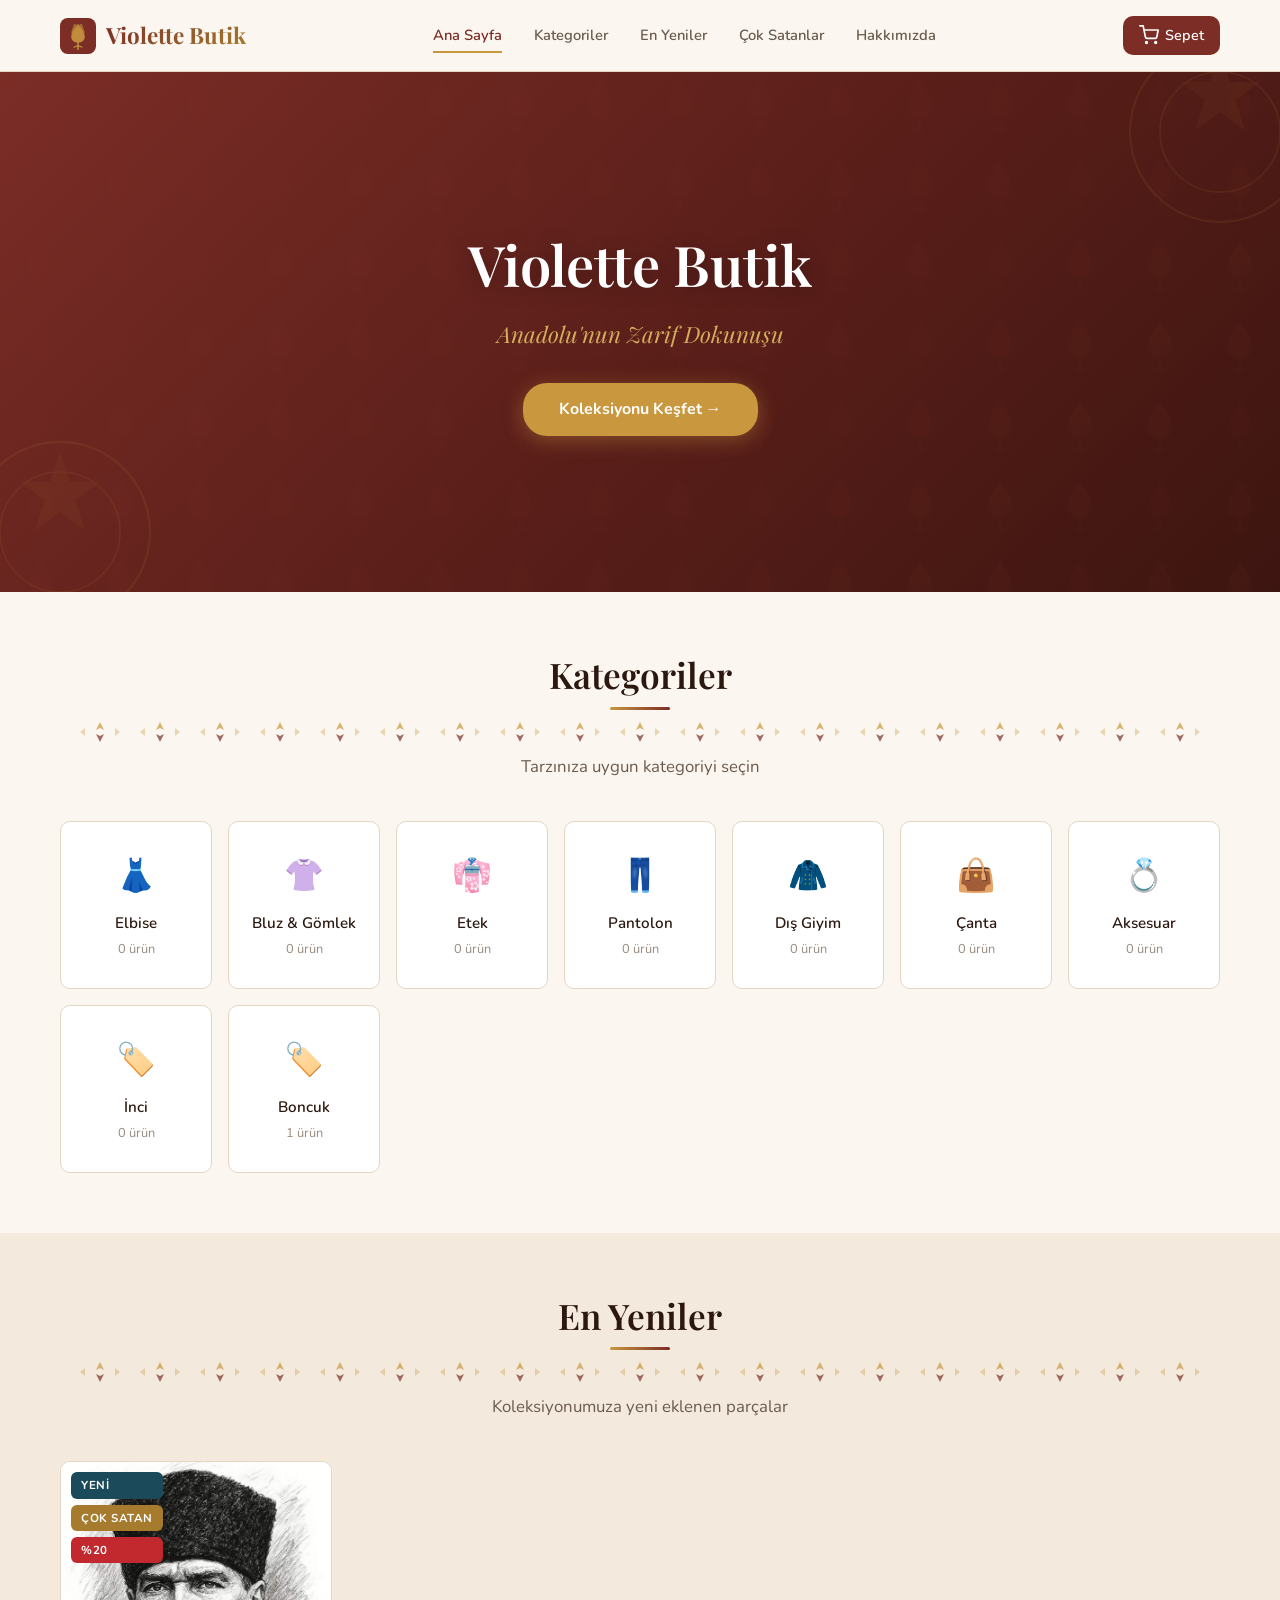
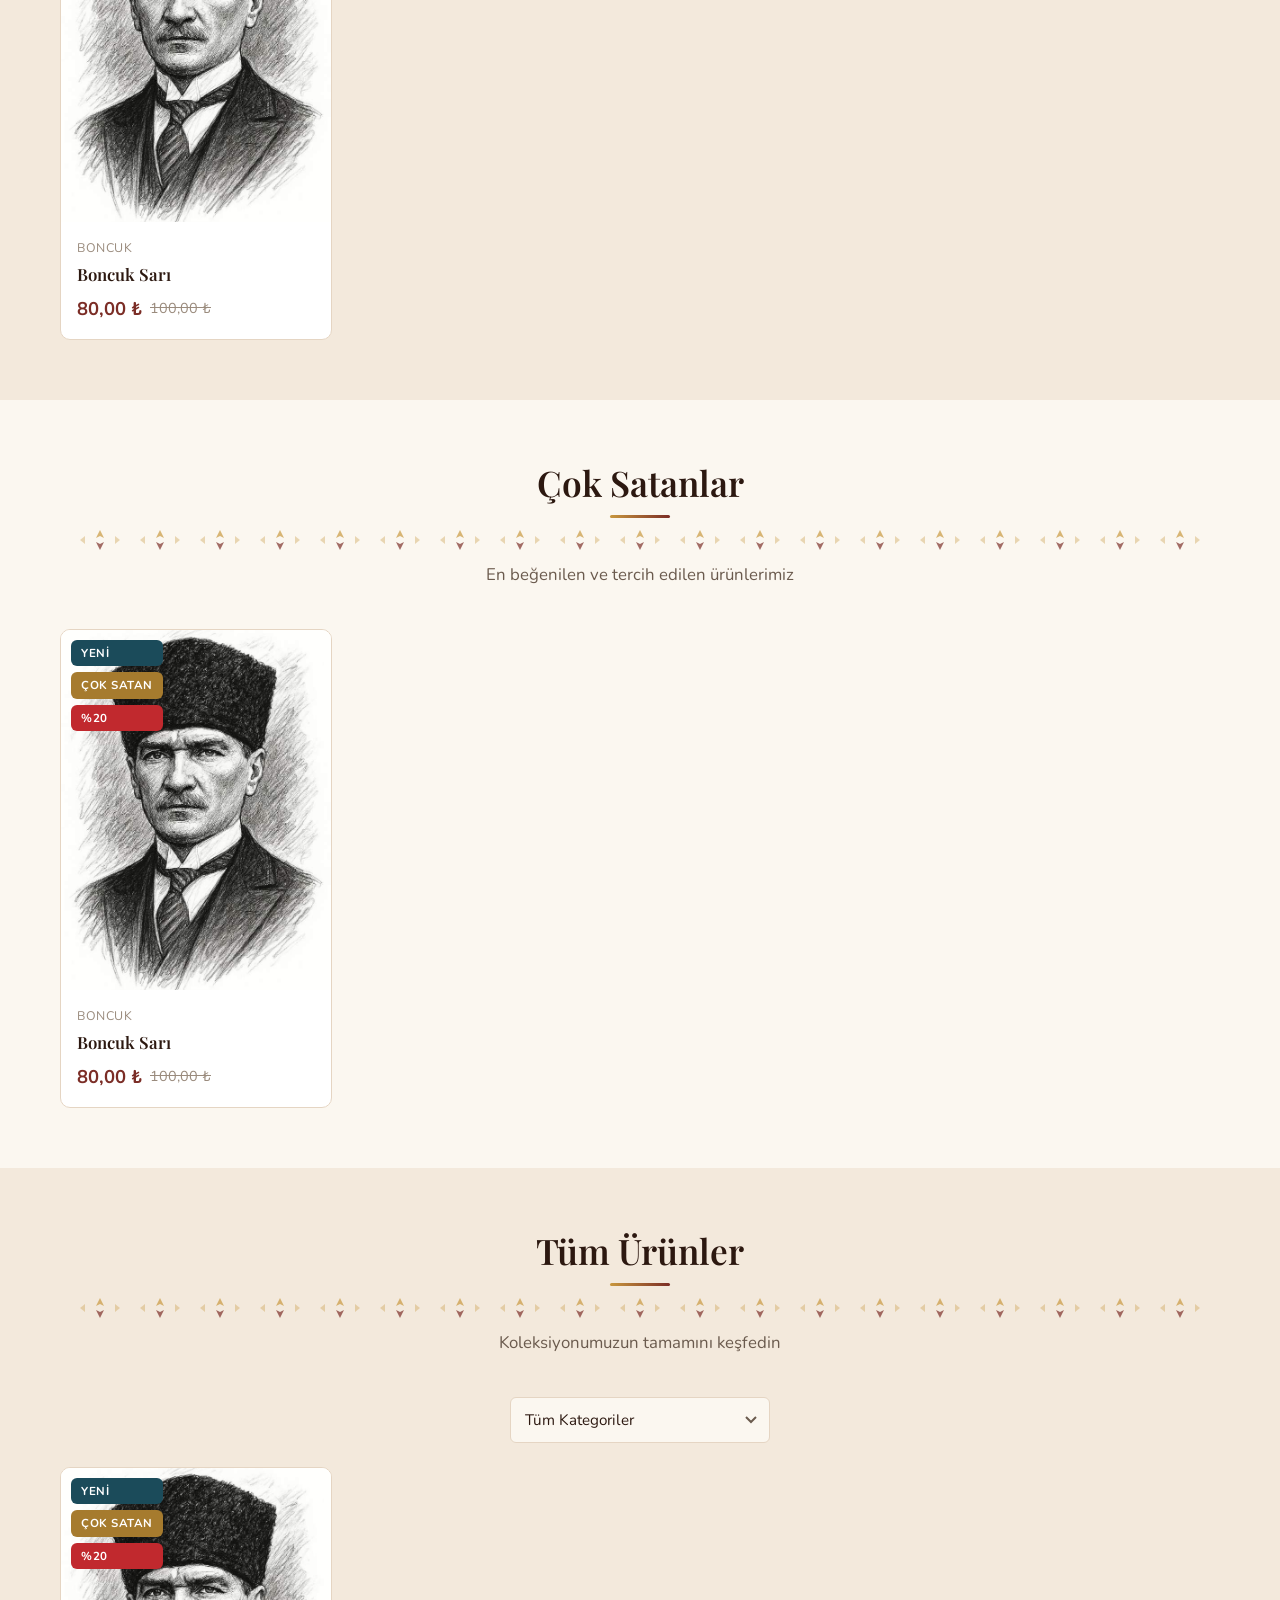
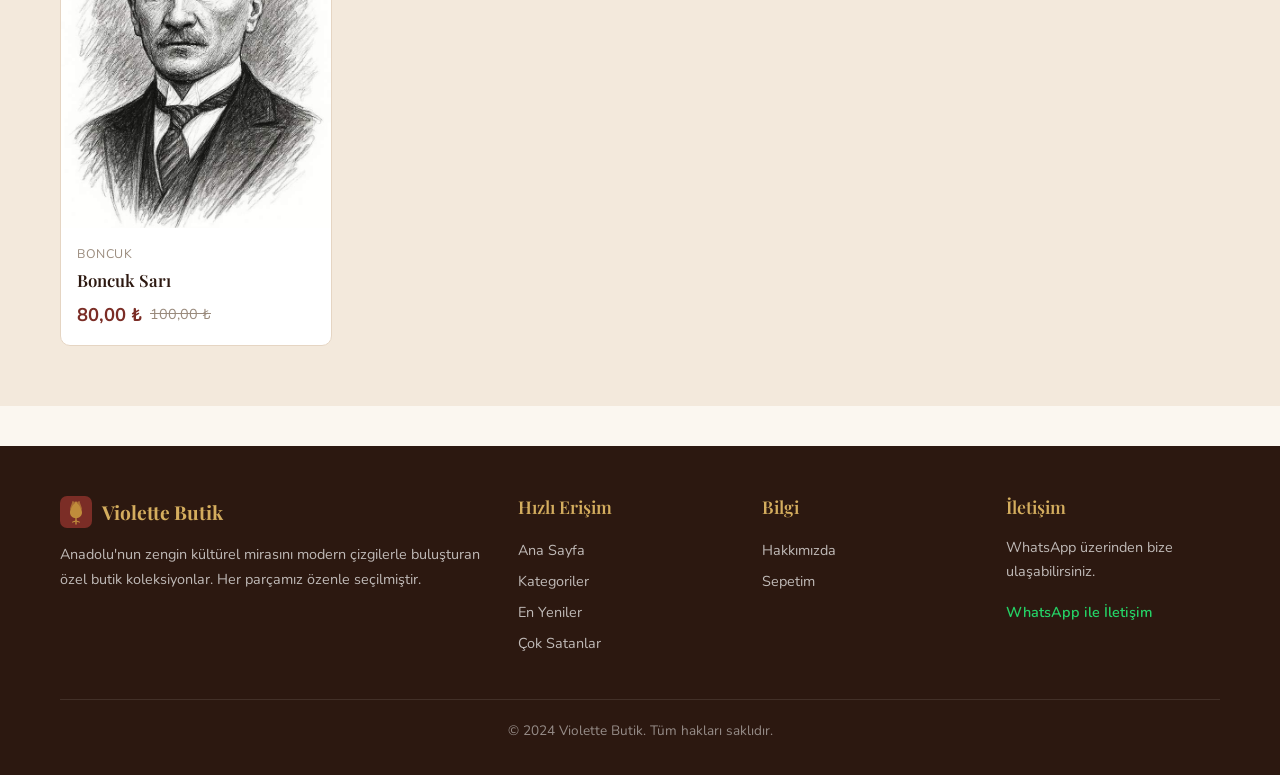
<file: index.html>
<!DOCTYPE html>
<html lang="tr">
<head>
    <meta charset="UTF-8">
    <meta name="viewport" content="width=device-width, initial-scale=1.0">
    <meta name="description" content="Violette Butik - Anadolu'nun zarif dokunuşu. Özenle seçilmiş kadın giyim ve aksesuar koleksiyonu.">
    <meta name="theme-color" content="#7B2D26">
    <meta http-equiv="X-Content-Type-Options" content="nosniff">
    <meta http-equiv="X-Frame-Options" content="DENY">
    <meta name="referrer" content="strict-origin-when-cross-origin">
    <title>Violette Butik | Anadolu'nun Zarif Dokunuşu</title>
    <link rel="icon" href="favicon.svg" type="image/svg+xml">
    <link rel="preconnect" href="https://fonts.googleapis.com">
    <link rel="preconnect" href="https://fonts.gstatic.com" crossorigin>
    <link href="https://fonts.googleapis.com/css2?family=Playfair+Display:wght@400;500;600;700&family=Nunito:wght@300;400;500;600;700&display=swap" rel="stylesheet">
    <link rel="stylesheet" href="css/style.css">
</head>
<body>
    <!-- HEADER -->
    <header class="header">
        <div class="header-inner">
            <a href="index.html" class="logo">
                <img src="favicon.svg" alt="Violette Butik Logo">
                <span>Violette Butik</span>
            </a>
            <nav class="nav-desktop">
                <a href="index.html" class="active">Ana Sayfa</a>
                <a href="#kategoriler">Kategoriler</a>
                <a href="#yeni-urunler">En Yeniler</a>
                <a href="#cok-satanlar">Çok Satanlar</a>
                <a href="hakkimizda.html">Hakkımızda</a>
            </nav>
            <div class="header-actions">
                <a href="sepet.html" class="cart-btn">
                    <svg viewBox="0 0 24 24" fill="none" stroke="currentColor" stroke-width="2" stroke-linecap="round" stroke-linejoin="round"><circle cx="9" cy="21" r="1"/><circle cx="20" cy="21" r="1"/><path d="m1 1 4 0 2.68 13.39a2 2 0 0 0 2 1.61h9.72a2 2 0 0 0 2-1.61L23 6H6"/></svg>
                    Sepet
                    <span class="cart-badge" data-count="0"></span>
                </a>
                <button class="hamburger" aria-label="Menü">
                    <span></span><span></span><span></span>
                </button>
            </div>
        </div>
    </header>

    <!-- MOBİL MENÜ -->
    <div class="mobile-nav">
        <div class="mobile-nav-content">
            <a href="index.html">Ana Sayfa</a>
            <a href="#kategoriler">Kategoriler</a>
            <a href="#yeni-urunler">En Yeniler</a>
            <a href="#cok-satanlar">Çok Satanlar</a>
            <a href="hakkimizda.html">Hakkımızda</a>
            <a href="sepet.html">Sepetim</a>
        </div>
    </div>

    <!-- ANA İÇERİK -->
    <main class="page-content">
        <!-- HERO -->
        <section class="hero">
            <div class="decorative-pattern"></div>
            <div class="hero-ornament left"></div>
            <div class="hero-ornament right"></div>
            <div class="hero-content">
                <h1>Violette Butik</h1>
                <p class="tagline">Anadolu'nun Zarif Dokunuşu</p>
                <a href="#tum-urunler" class="hero-cta">Koleksiyonu Keşfet →</a>
            </div>
        </section>

        <!-- KATEGORİLER -->
        <section class="section" id="kategoriler">
            <div class="container">
                <div class="section-header">
                    <h2>Kategoriler</h2>
                    <div class="motif-divider"></div>
                    <p>Tarzınıza uygun kategoriyi seçin</p>
                </div>
                <div class="categories-grid" id="categories-container"></div>
            </div>
        </section>

        <!-- EN YENİ ÜRÜNLER -->
        <section class="section" id="yeni-urunler" style="background: var(--bg-alt);">
            <div class="container">
                <div class="section-header">
                    <h2>En Yeniler</h2>
                    <div class="motif-divider"></div>
                    <p>Koleksiyonumuza yeni eklenen parçalar</p>
                </div>
                <div class="products-grid" id="new-products-container"></div>
                <div class="empty-state" id="new-products-empty" style="display:none;">
                    <h3>Yakında yeni ürünler eklenecek</h3>
                    <p>Koleksiyonumuz hazırlanıyor, bizi takip etmeye devam edin.</p>
                </div>
            </div>
        </section>

        <!-- ÇOK SATANLAR -->
        <section class="section" id="cok-satanlar">
            <div class="container">
                <div class="section-header">
                    <h2>Çok Satanlar</h2>
                    <div class="motif-divider"></div>
                    <p>En beğenilen ve tercih edilen ürünlerimiz</p>
                </div>
                <div class="products-grid" id="bestseller-products-container"></div>
                <div class="empty-state" id="bestseller-products-empty" style="display:none;">
                    <h3>Çok satanlar yakında burada</h3>
                    <p>En sevilen ürünlerimiz bu alanda yer alacak.</p>
                </div>
            </div>
        </section>

        <!-- TÜM ÜRÜNLER -->
        <section class="section" id="tum-urunler" style="background: var(--bg-alt);">
            <div class="container">
                <div class="section-header">
                    <h2>Tüm Ürünler</h2>
                    <div class="motif-divider"></div>
                    <p>Koleksiyonumuzun tamamını keşfedin</p>
                </div>
                <div id="filter-bar" style="display:none; margin-bottom: 24px; text-align: center;">
                    <select id="category-filter" class="form-input" style="max-width: 260px; display: inline-block;">
                        <option value="">Tüm Kategoriler</option>
                    </select>
                </div>
                <div class="products-grid" id="all-products-container"></div>
                <div class="empty-state" id="all-products-empty" style="display:none;">
                    <h3>Henüz ürün eklenmemiş</h3>
                    <p>Koleksiyonumuz hazırlanıyor. Lütfen daha sonra tekrar ziyaret edin.</p>
                </div>
            </div>
        </section>
    </main>

    <!-- FOOTER -->
    <footer class="footer">
        <div class="container">
            <div class="footer-grid">
                <div class="footer-col">
                    <div class="footer-logo">
                        <img src="favicon.svg" alt="Violette Butik">
                        <span>Violette Butik</span>
                    </div>
                    <p>Anadolu'nun zengin kültürel mirasını modern çizgilerle buluşturan özel butik koleksiyonlar. Her parçamız özenle seçilmiştir.</p>
                </div>
                <div class="footer-col">
                    <h4>Hızlı Erişim</h4>
                    <a href="index.html">Ana Sayfa</a>
                    <a href="#kategoriler">Kategoriler</a>
                    <a href="#yeni-urunler">En Yeniler</a>
                    <a href="#cok-satanlar">Çok Satanlar</a>
                </div>
                <div class="footer-col">
                    <h4>Bilgi</h4>
                    <a href="hakkimizda.html">Hakkımızda</a>
                    <a href="sepet.html">Sepetim</a>
                </div>
                <div class="footer-col">
                    <h4>İletişim</h4>
                    <p>WhatsApp üzerinden bize ulaşabilirsiniz.</p>
                    <a href="https://wa.me/905432105555" target="_blank" rel="noopener noreferrer" style="color: #25D366; font-weight: 600;">WhatsApp ile İletişim</a>
                </div>
            </div>
            <div class="footer-bottom">
                <p>&copy; 2024 Violette Butik. Tüm hakları saklıdır.</p>
            </div>
        </div>
    </footer>

    <script src="js/data.js"></script>
    <script src="js/common.js"></script>
    <script src="js/app.js"></script>
</body>
</html>
</file>
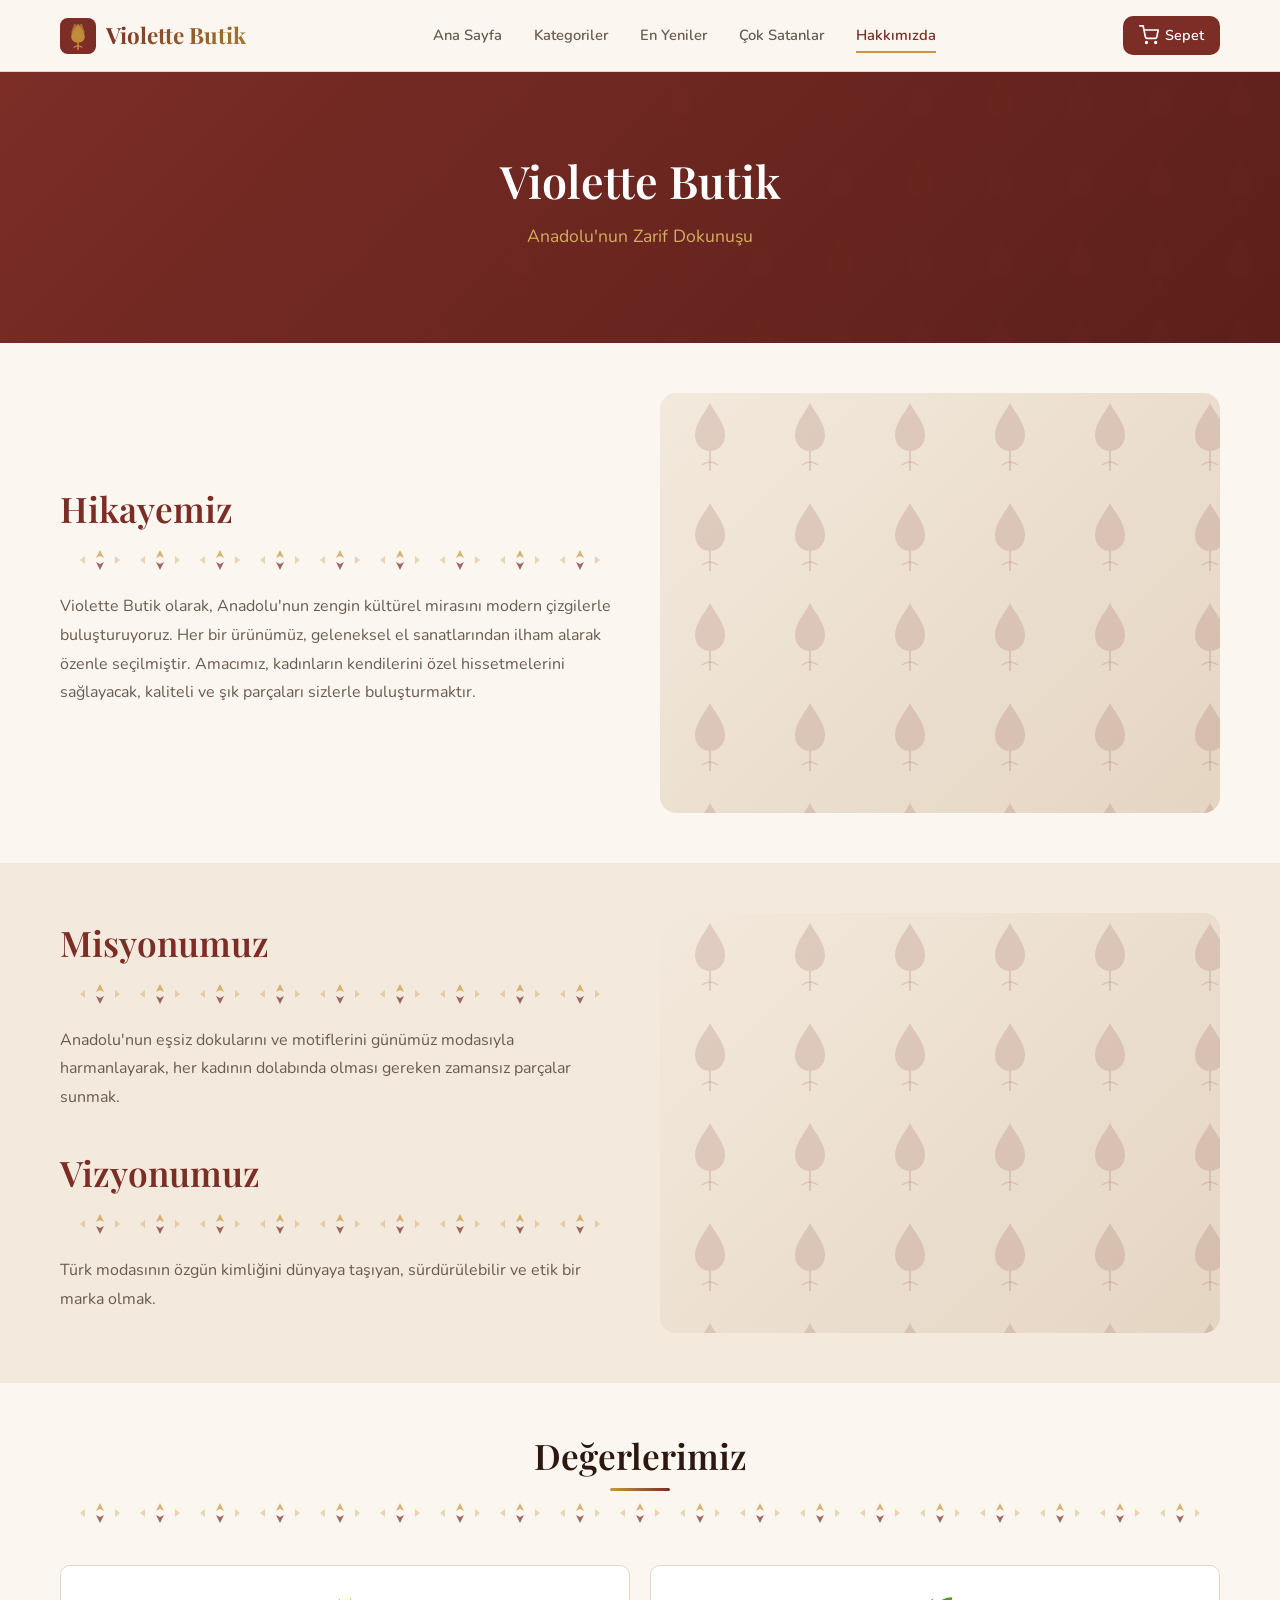
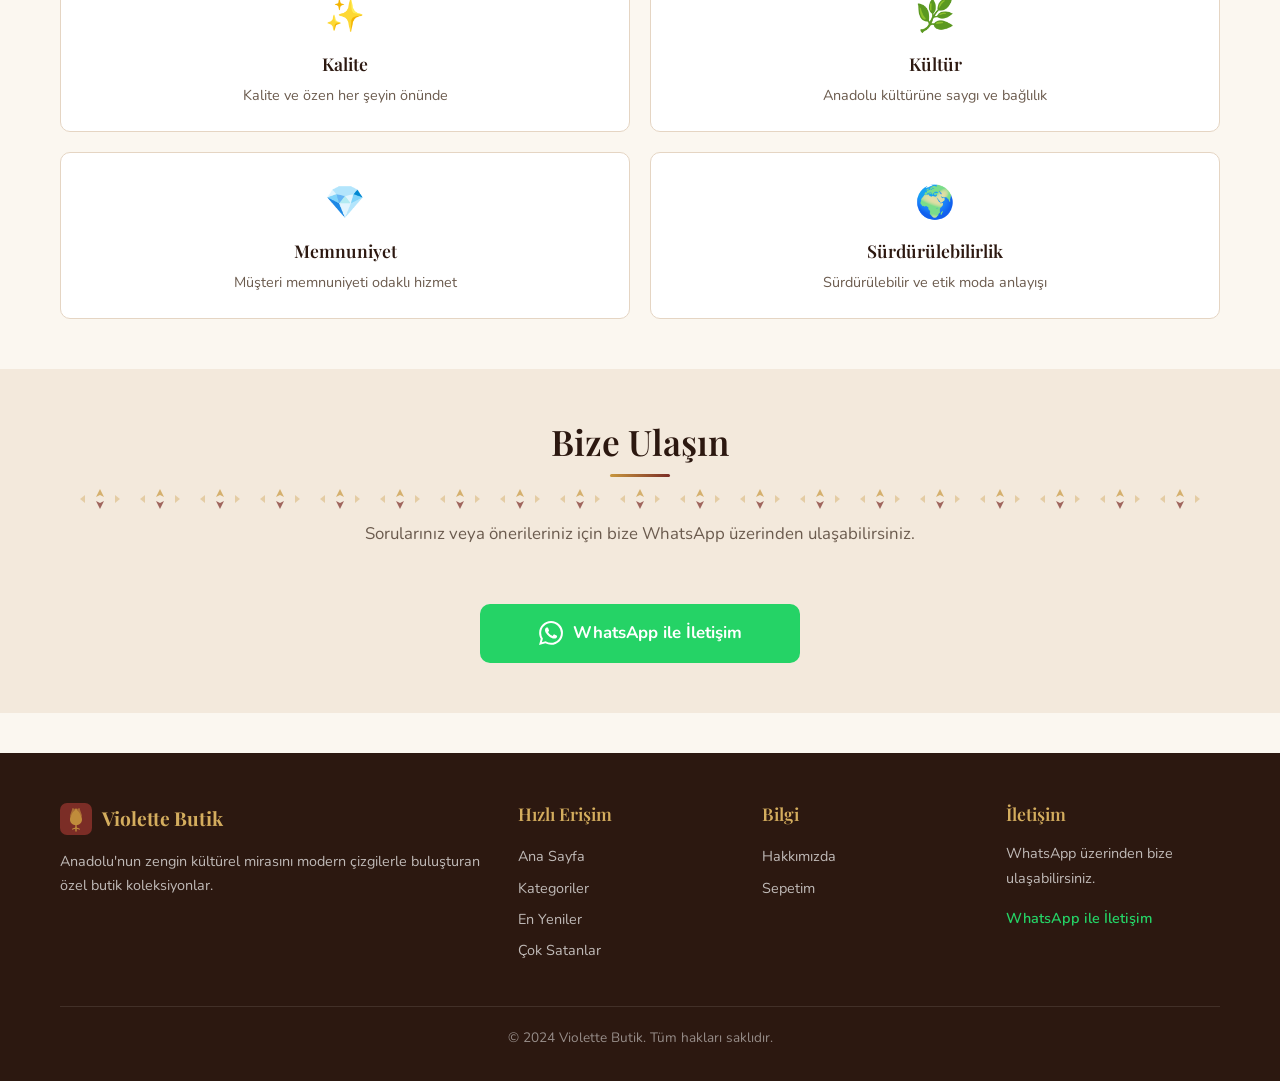
<file: hakkimizda.html>
<!DOCTYPE html>
<html lang="tr">
<head>
    <meta charset="UTF-8">
    <meta name="viewport" content="width=device-width, initial-scale=1.0">
    <meta name="description" content="Violette Butik hakkında bilgi edinin. Anadolu'nun zarif dokunuşuyla modern moda anlayışı.">
    <meta name="theme-color" content="#7B2D26">
    <meta http-equiv="X-Content-Type-Options" content="nosniff">
    <meta http-equiv="X-Frame-Options" content="DENY">
    <title>Hakkımızda | Violette Butik</title>
    <link rel="icon" href="favicon.svg" type="image/svg+xml">
    <link rel="preconnect" href="https://fonts.googleapis.com">
    <link rel="preconnect" href="https://fonts.gstatic.com" crossorigin>
    <link href="https://fonts.googleapis.com/css2?family=Playfair+Display:wght@400;500;600;700&family=Nunito:wght@300;400;500;600;700&display=swap" rel="stylesheet">
    <link rel="stylesheet" href="css/style.css">
</head>
<body>
    <!-- HEADER -->
    <header class="header">
        <div class="header-inner">
            <a href="index.html" class="logo">
                <img src="favicon.svg" alt="Violette Butik Logo">
                <span>Violette Butik</span>
            </a>
            <nav class="nav-desktop">
                <a href="index.html">Ana Sayfa</a>
                <a href="index.html#kategoriler">Kategoriler</a>
                <a href="index.html#yeni-urunler">En Yeniler</a>
                <a href="index.html#cok-satanlar">Çok Satanlar</a>
                <a href="hakkimizda.html" class="active">Hakkımızda</a>
            </nav>
            <div class="header-actions">
                <a href="sepet.html" class="cart-btn">
                    <svg viewBox="0 0 24 24" fill="none" stroke="currentColor" stroke-width="2" stroke-linecap="round" stroke-linejoin="round"><circle cx="9" cy="21" r="1"/><circle cx="20" cy="21" r="1"/><path d="m1 1 4 0 2.68 13.39a2 2 0 0 0 2 1.61h9.72a2 2 0 0 0 2-1.61L23 6H6"/></svg>
                    Sepet
                    <span class="cart-badge" data-count="0"></span>
                </a>
                <button class="hamburger" aria-label="Menü">
                    <span></span><span></span><span></span>
                </button>
            </div>
        </div>
    </header>

    <!-- MOBİL MENÜ -->
    <div class="mobile-nav">
        <div class="mobile-nav-content">
            <a href="index.html">Ana Sayfa</a>
            <a href="index.html#kategoriler">Kategoriler</a>
            <a href="index.html#yeni-urunler">En Yeniler</a>
            <a href="index.html#cok-satanlar">Çok Satanlar</a>
            <a href="hakkimizda.html">Hakkımızda</a>
            <a href="sepet.html">Sepetim</a>
        </div>
    </div>

    <!-- ANA İÇERİK -->
    <main class="page-content">
        <!-- HERO -->
        <section class="about-hero">
            <div class="decorative-pattern" style="position:absolute;inset:0;"></div>
            <div style="position:relative;z-index:2;">
                <h1 id="about-title">Hakkımızda</h1>
                <p id="about-subtitle">Anadolu'nun Zarif Dokunuşu</p>
            </div>
        </section>

        <!-- HİKAYEMİZ -->
        <section class="about-section">
            <div class="container">
                <div class="about-grid">
                    <div class="about-text">
                        <h2>Hikayemiz</h2>
                        <div class="motif-divider" style="margin-bottom:20px;"></div>
                        <p id="about-story">Violette Butik olarak, Anadolu'nun zengin kültürel mirasını modern çizgilerle buluşturuyoruz. Her bir ürünümüz, geleneksel el sanatlarından ilham alarak özenle seçilmiştir. Amacımız, kadınların kendilerini özel hissetmelerini sağlayacak, kaliteli ve şık parçaları sizlerle buluşturmaktır.</p>
                    </div>
                    <div class="about-image-block">
                        <div class="about-pattern"></div>
                    </div>
                </div>
            </div>
        </section>

        <!-- MİSYON & VİZYON -->
        <section class="about-section" style="background: var(--bg-alt);">
            <div class="container">
                <div class="about-grid">
                    <div class="about-image-block" style="order:2;">
                        <div class="about-pattern"></div>
                    </div>
                    <div class="about-text" style="order:1;">
                        <h2>Misyonumuz</h2>
                        <div class="motif-divider" style="margin-bottom:20px;"></div>
                        <p id="about-mission">Anadolu'nun eşsiz dokularını ve motiflerini günümüz modasıyla harmanlayarak, her kadının dolabında olması gereken zamansız parçalar sunmak.</p>
                        <br>
                        <h2>Vizyonumuz</h2>
                        <div class="motif-divider" style="margin-bottom:20px;"></div>
                        <p id="about-vision">Türk modasının özgün kimliğini dünyaya taşıyan, sürdürülebilir ve etik bir marka olmak.</p>
                    </div>
                </div>
            </div>
        </section>

        <!-- DEĞERLERİMİZ -->
        <section class="about-section">
            <div class="container">
                <div class="section-header">
                    <h2>Değerlerimiz</h2>
                    <div class="motif-divider"></div>
                </div>
                <div class="about-values" id="about-values-container">
                    <div class="about-value-card">
                        <span class="value-icon">✨</span>
                        <h4>Kalite</h4>
                        <p>Kalite ve özen her şeyin önünde</p>
                    </div>
                    <div class="about-value-card">
                        <span class="value-icon">🌿</span>
                        <h4>Kültür</h4>
                        <p>Anadolu kültürüne saygı ve bağlılık</p>
                    </div>
                    <div class="about-value-card">
                        <span class="value-icon">💎</span>
                        <h4>Memnuniyet</h4>
                        <p>Müşteri memnuniyeti odaklı hizmet</p>
                    </div>
                    <div class="about-value-card">
                        <span class="value-icon">🌍</span>
                        <h4>Sürdürülebilirlik</h4>
                        <p>Sürdürülebilir ve etik moda anlayışı</p>
                    </div>
                </div>
            </div>
        </section>

        <!-- İLETİŞİM -->
        <section class="about-section" style="background: var(--bg-alt);">
            <div class="container">
                <div class="section-header">
                    <h2>Bize Ulaşın</h2>
                    <div class="motif-divider"></div>
                    <p>Sorularınız veya önerileriniz için bize WhatsApp üzerinden ulaşabilirsiniz.</p>
                </div>
                <div style="text-align: center;">
                    <a href="https://wa.me/905432105555" target="_blank" rel="noopener noreferrer" class="whatsapp-btn" style="display:inline-flex; max-width:320px;">
                        <svg viewBox="0 0 24 24" fill="currentColor" width="24" height="24"><path d="M17.472 14.382c-.297-.149-1.758-.867-2.03-.967-.273-.099-.471-.148-.67.15-.197.297-.767.966-.94 1.164-.173.199-.347.223-.644.075-.297-.15-1.255-.463-2.39-1.475-.883-.788-1.48-1.761-1.653-2.059-.173-.297-.018-.458.13-.606.134-.133.298-.347.446-.52.149-.174.198-.298.298-.497.099-.198.05-.371-.025-.52-.075-.149-.669-1.612-.916-2.207-.242-.579-.487-.5-.669-.51-.173-.008-.371-.01-.57-.01-.198 0-.52.074-.792.372-.272.297-1.04 1.016-1.04 2.479 0 1.462 1.065 2.875 1.213 3.074.149.198 2.096 3.2 5.077 4.487.709.306 1.262.489 1.694.625.712.227 1.36.195 1.871.118.571-.085 1.758-.719 2.006-1.413.248-.694.248-1.289.173-1.413-.074-.124-.272-.198-.57-.347m-5.421 7.403h-.004a9.87 9.87 0 01-5.031-1.378l-.361-.214-3.741.982.998-3.648-.235-.374a9.86 9.86 0 01-1.51-5.26c.001-5.45 4.436-9.884 9.888-9.884 2.64 0 5.122 1.03 6.988 2.898a9.825 9.825 0 012.893 6.994c-.003 5.45-4.437 9.884-9.885 9.884m8.413-18.297A11.815 11.815 0 0012.05 0C5.495 0 .16 5.335.157 11.892c0 2.096.547 4.142 1.588 5.945L.057 24l6.305-1.654a11.882 11.882 0 005.683 1.448h.005c6.554 0 11.89-5.335 11.893-11.893a11.821 11.821 0 00-3.48-8.413z"/></svg>
                        WhatsApp ile İletişim
                    </a>
                </div>
            </div>
        </section>
    </main>

    <!-- FOOTER -->
    <footer class="footer">
        <div class="container">
            <div class="footer-grid">
                <div class="footer-col">
                    <div class="footer-logo">
                        <img src="favicon.svg" alt="Violette Butik">
                        <span>Violette Butik</span>
                    </div>
                    <p>Anadolu'nun zengin kültürel mirasını modern çizgilerle buluşturan özel butik koleksiyonlar.</p>
                </div>
                <div class="footer-col">
                    <h4>Hızlı Erişim</h4>
                    <a href="index.html">Ana Sayfa</a>
                    <a href="index.html#kategoriler">Kategoriler</a>
                    <a href="index.html#yeni-urunler">En Yeniler</a>
                    <a href="index.html#cok-satanlar">Çok Satanlar</a>
                </div>
                <div class="footer-col">
                    <h4>Bilgi</h4>
                    <a href="hakkimizda.html">Hakkımızda</a>
                    <a href="sepet.html">Sepetim</a>
                </div>
                <div class="footer-col">
                    <h4>İletişim</h4>
                    <p>WhatsApp üzerinden bize ulaşabilirsiniz.</p>
                    <a href="https://wa.me/905432105555" target="_blank" rel="noopener noreferrer" style="color: #25D366; font-weight: 600;">WhatsApp ile İletişim</a>
                </div>
            </div>
            <div class="footer-bottom">
                <p>&copy; 2024 Violette Butik. Tüm hakları saklıdır.</p>
            </div>
        </div>
    </footer>

    <script src="js/data.js"></script>
    <script src="js/common.js"></script>
    <script>
        onCloudDataReady(function() {
            var s = STORE_DATA.settings.about;
            if (s.title) document.getElementById('about-title').textContent = s.title;
            if (s.subtitle) document.getElementById('about-subtitle').textContent = s.subtitle;
            if (s.story) document.getElementById('about-story').textContent = s.story;
            if (s.mission) document.getElementById('about-mission').textContent = s.mission;
            if (s.vision) document.getElementById('about-vision').textContent = s.vision;
        });
    </script>
</body>
</html>
</file>
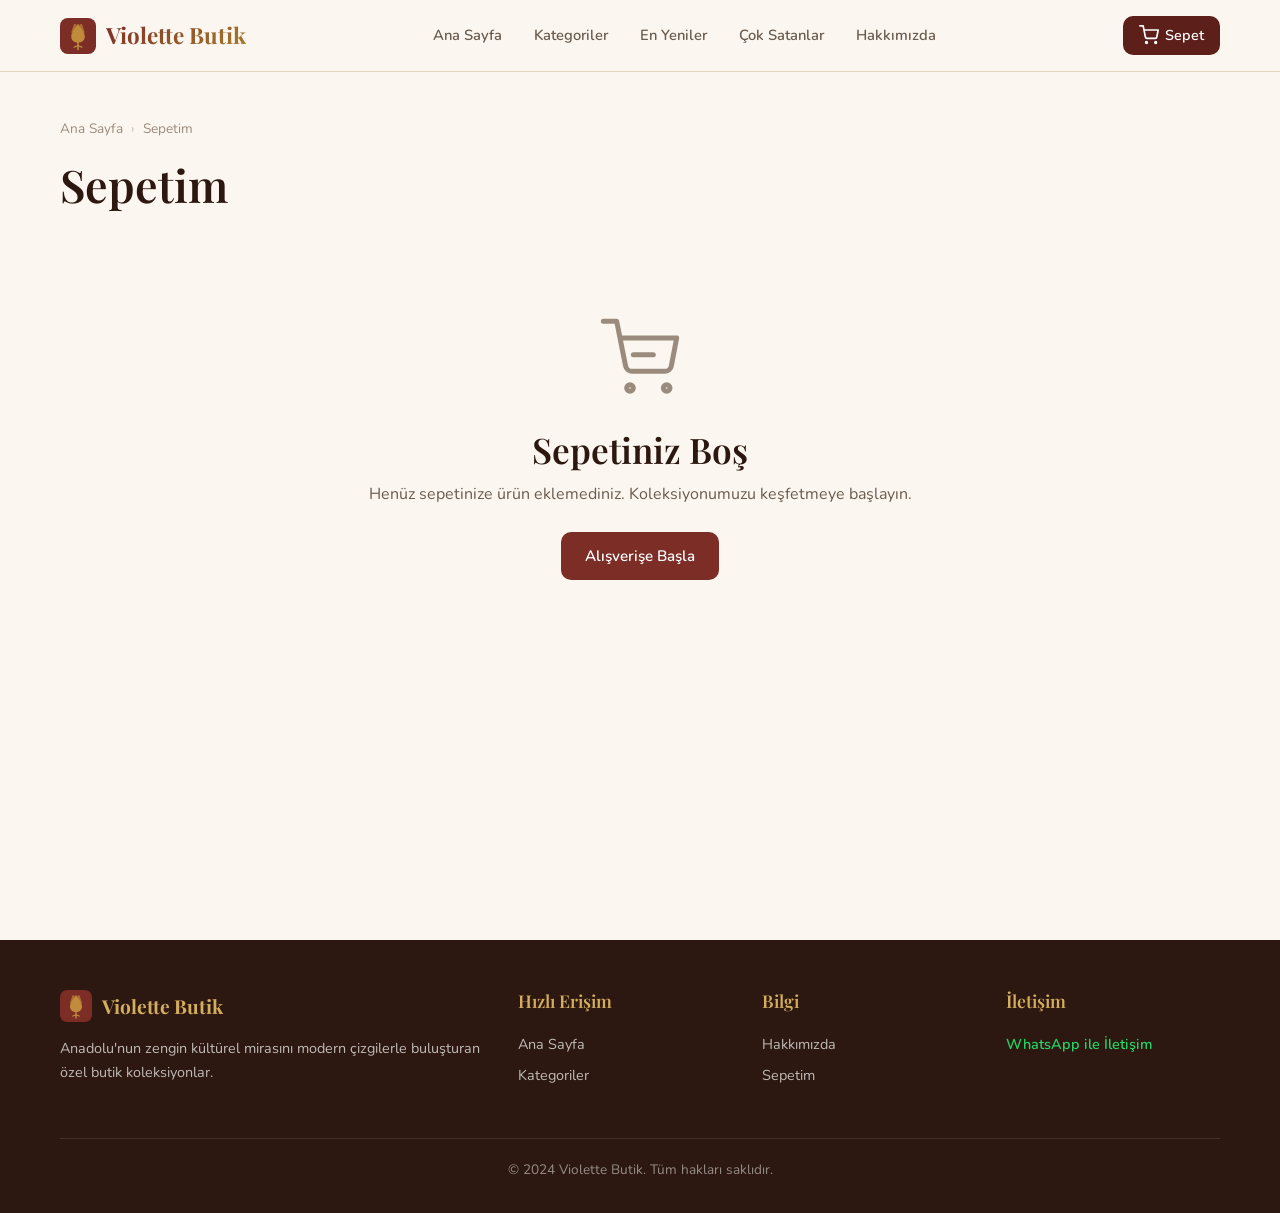
<file: sepet.html>
<!DOCTYPE html>
<html lang="tr">
<head>
    <meta charset="UTF-8">
    <meta name="viewport" content="width=device-width, initial-scale=1.0">
    <meta name="description" content="Violette Butik - Sepetiniz">
    <meta name="theme-color" content="#7B2D26">
    <meta http-equiv="X-Content-Type-Options" content="nosniff">
    <meta http-equiv="X-Frame-Options" content="DENY">
    <title>Sepetim | Violette Butik</title>
    <link rel="icon" href="favicon.svg" type="image/svg+xml">
    <link rel="preconnect" href="https://fonts.googleapis.com">
    <link rel="preconnect" href="https://fonts.gstatic.com" crossorigin>
    <link href="https://fonts.googleapis.com/css2?family=Playfair+Display:wght@400;500;600;700&family=Nunito:wght@300;400;500;600;700&display=swap" rel="stylesheet">
    <link rel="stylesheet" href="css/style.css">
</head>
<body>
    <!-- HEADER -->
    <header class="header">
        <div class="header-inner">
            <a href="index.html" class="logo">
                <img src="favicon.svg" alt="Violette Butik Logo">
                <span>Violette Butik</span>
            </a>
            <nav class="nav-desktop">
                <a href="index.html">Ana Sayfa</a>
                <a href="index.html#kategoriler">Kategoriler</a>
                <a href="index.html#yeni-urunler">En Yeniler</a>
                <a href="index.html#cok-satanlar">Çok Satanlar</a>
                <a href="hakkimizda.html">Hakkımızda</a>
            </nav>
            <div class="header-actions">
                <a href="sepet.html" class="cart-btn" style="background: var(--primary-dark);">
                    <svg viewBox="0 0 24 24" fill="none" stroke="currentColor" stroke-width="2" stroke-linecap="round" stroke-linejoin="round"><circle cx="9" cy="21" r="1"/><circle cx="20" cy="21" r="1"/><path d="m1 1 4 0 2.68 13.39a2 2 0 0 0 2 1.61h9.72a2 2 0 0 0 2-1.61L23 6H6"/></svg>
                    Sepet
                    <span class="cart-badge" data-count="0"></span>
                </a>
                <button class="hamburger" aria-label="Menü">
                    <span></span><span></span><span></span>
                </button>
            </div>
        </div>
    </header>

    <!-- MOBİL MENÜ -->
    <div class="mobile-nav">
        <div class="mobile-nav-content">
            <a href="index.html">Ana Sayfa</a>
            <a href="index.html#kategoriler">Kategoriler</a>
            <a href="index.html#yeni-urunler">En Yeniler</a>
            <a href="index.html#cok-satanlar">Çok Satanlar</a>
            <a href="hakkimizda.html">Hakkımızda</a>
            <a href="sepet.html">Sepetim</a>
        </div>
    </div>

    <!-- ANA İÇERİK -->
    <main class="page-content">
        <section class="cart-page">
            <div class="container">
                <div class="breadcrumb">
                    <a href="index.html">Ana Sayfa</a>
                    <span class="separator">›</span>
                    <span>Sepetim</span>
                </div>

                <h1 style="margin-bottom: 24px;">Sepetim</h1>

                <!-- BOŞ SEPET -->
                <div class="cart-empty" id="cart-empty" style="display:none;">
                    <svg viewBox="0 0 24 24" fill="none" stroke="currentColor" stroke-width="1.5" stroke-linecap="round" stroke-linejoin="round"><circle cx="9" cy="21" r="1"/><circle cx="20" cy="21" r="1"/><path d="m1 1 4 0 2.68 13.39a2 2 0 0 0 2 1.61h9.72a2 2 0 0 0 2-1.61L23 6H6"/><line x1="10" y1="11" x2="16" y2="11"/></svg>
                    <h2>Sepetiniz Boş</h2>
                    <p>Henüz sepetinize ürün eklemediniz. Koleksiyonumuzu keşfetmeye başlayın.</p>
                    <a href="index.html" class="btn btn-primary">Alışverişe Başla</a>
                </div>

                <!-- DOLU SEPET -->
                <div class="cart-layout" id="cart-layout" style="display:none;">
                    <div class="cart-items" id="cart-items"></div>
                    <div class="cart-summary">
                        <h3>Sipariş Özeti</h3>
                        <div class="cart-summary-row">
                            <span>Ara Toplam</span>
                            <span id="summary-subtotal">0,00 ₺</span>
                        </div>
                        <div class="cart-summary-row">
                            <span>Kargo</span>
                            <span style="color: var(--success); font-weight:600;">Ücretsiz</span>
                        </div>
                        <div class="cart-summary-row total">
                            <span>Toplam</span>
                            <span id="summary-total">0,00 ₺</span>
                        </div>
                        <button class="btn-checkout" id="btn-checkout" type="button">
                            <svg viewBox="0 0 24 24" fill="currentColor" width="22" height="22"><path d="M17.472 14.382c-.297-.149-1.758-.867-2.03-.967-.273-.099-.471-.148-.67.15-.197.297-.767.966-.94 1.164-.173.199-.347.223-.644.075-.297-.15-1.255-.463-2.39-1.475-.883-.788-1.48-1.761-1.653-2.059-.173-.297-.018-.458.13-.606.134-.133.298-.347.446-.52.149-.174.198-.298.298-.497.099-.198.05-.371-.025-.52-.075-.149-.669-1.612-.916-2.207-.242-.579-.487-.5-.669-.51-.173-.008-.371-.01-.57-.01-.198 0-.52.074-.792.372-.272.297-1.04 1.016-1.04 2.479 0 1.462 1.065 2.875 1.213 3.074.149.198 2.096 3.2 5.077 4.487.709.306 1.262.489 1.694.625.712.227 1.36.195 1.871.118.571-.085 1.758-.719 2.006-1.413.248-.694.248-1.289.173-1.413-.074-.124-.272-.198-.57-.347m-5.421 7.403h-.004a9.87 9.87 0 01-5.031-1.378l-.361-.214-3.741.982.998-3.648-.235-.374a9.86 9.86 0 01-1.51-5.26c.001-5.45 4.436-9.884 9.888-9.884 2.64 0 5.122 1.03 6.988 2.898a9.825 9.825 0 012.893 6.994c-.003 5.45-4.437 9.884-9.885 9.884m8.413-18.297A11.815 11.815 0 0012.05 0C5.495 0 .16 5.335.157 11.892c0 2.096.547 4.142 1.588 5.945L.057 24l6.305-1.654a11.882 11.882 0 005.683 1.448h.005c6.554 0 11.89-5.335 11.893-11.893a11.821 11.821 0 00-3.48-8.413z"/></svg>
                            Siparişi Tamamla
                        </button>
                    </div>
                </div>
            </div>
        </section>
    </main>

    <!-- ADRES MODAL -->
    <div class="modal-overlay" id="address-modal">
        <div class="modal">
            <div class="modal-header">
                <h3>Teslimat Bilgileri</h3>
                <button class="modal-close" id="close-address-modal" type="button">&times;</button>
            </div>
            <div class="modal-body">
                <form id="address-form" class="address-form" novalidate>
                    <div class="form-group">
                        <label>Ad Soyad <span class="required">*</span></label>
                        <input type="text" class="form-input" id="addr-name" placeholder="Adınız ve soyadınız" required maxlength="100">
                    </div>
                    <div class="form-group">
                        <label>Telefon <span class="required">*</span></label>
                        <input type="tel" class="form-input" id="addr-phone" placeholder="05XX XXX XX XX" required maxlength="15">
                    </div>
                    <div class="form-row">
                        <div class="form-group">
                            <label>İl <span class="required">*</span></label>
                            <input type="text" class="form-input" id="addr-city" placeholder="İl" required maxlength="50">
                        </div>
                        <div class="form-group">
                            <label>İlçe <span class="required">*</span></label>
                            <input type="text" class="form-input" id="addr-district" placeholder="İlçe" required maxlength="50">
                        </div>
                    </div>
                    <div class="form-group">
                        <label>Adres Detayı <span class="required">*</span></label>
                        <textarea class="form-input" id="addr-detail" placeholder="Mahalle, sokak, bina no, daire no..." required maxlength="300" rows="3"></textarea>
                    </div>
                    <div class="form-group">
                        <label>Sipariş Notu</label>
                        <textarea class="form-input" id="addr-note" placeholder="Varsa eklemek istediğiniz not..." maxlength="200" rows="2"></textarea>
                    </div>
                    <button type="submit" class="whatsapp-btn">
                        <svg viewBox="0 0 24 24" fill="currentColor" width="24" height="24"><path d="M17.472 14.382c-.297-.149-1.758-.867-2.03-.967-.273-.099-.471-.148-.67.15-.197.297-.767.966-.94 1.164-.173.199-.347.223-.644.075-.297-.15-1.255-.463-2.39-1.475-.883-.788-1.48-1.761-1.653-2.059-.173-.297-.018-.458.13-.606.134-.133.298-.347.446-.52.149-.174.198-.298.298-.497.099-.198.05-.371-.025-.52-.075-.149-.669-1.612-.916-2.207-.242-.579-.487-.5-.669-.51-.173-.008-.371-.01-.57-.01-.198 0-.52.074-.792.372-.272.297-1.04 1.016-1.04 2.479 0 1.462 1.065 2.875 1.213 3.074.149.198 2.096 3.2 5.077 4.487.709.306 1.262.489 1.694.625.712.227 1.36.195 1.871.118.571-.085 1.758-.719 2.006-1.413.248-.694.248-1.289.173-1.413-.074-.124-.272-.198-.57-.347m-5.421 7.403h-.004a9.87 9.87 0 01-5.031-1.378l-.361-.214-3.741.982.998-3.648-.235-.374a9.86 9.86 0 01-1.51-5.26c.001-5.45 4.436-9.884 9.888-9.884 2.64 0 5.122 1.03 6.988 2.898a9.825 9.825 0 012.893 6.994c-.003 5.45-4.437 9.884-9.885 9.884m8.413-18.297A11.815 11.815 0 0012.05 0C5.495 0 .16 5.335.157 11.892c0 2.096.547 4.142 1.588 5.945L.057 24l6.305-1.654a11.882 11.882 0 005.683 1.448h.005c6.554 0 11.89-5.335 11.893-11.893a11.821 11.821 0 00-3.48-8.413z"/></svg>
                        WhatsApp ile Sipariş Gönder
                    </button>
                </form>
            </div>
        </div>
    </div>

    <!-- FOOTER -->
    <footer class="footer">
        <div class="container">
            <div class="footer-grid">
                <div class="footer-col">
                    <div class="footer-logo">
                        <img src="favicon.svg" alt="Violette Butik">
                        <span>Violette Butik</span>
                    </div>
                    <p>Anadolu'nun zengin kültürel mirasını modern çizgilerle buluşturan özel butik koleksiyonlar.</p>
                </div>
                <div class="footer-col">
                    <h4>Hızlı Erişim</h4>
                    <a href="index.html">Ana Sayfa</a>
                    <a href="index.html#kategoriler">Kategoriler</a>
                </div>
                <div class="footer-col">
                    <h4>Bilgi</h4>
                    <a href="hakkimizda.html">Hakkımızda</a>
                    <a href="sepet.html">Sepetim</a>
                </div>
                <div class="footer-col">
                    <h4>İletişim</h4>
                    <a href="https://wa.me/905432105555" target="_blank" rel="noopener noreferrer" style="color: #25D366; font-weight: 600;">WhatsApp ile İletişim</a>
                </div>
            </div>
            <div class="footer-bottom">
                <p>&copy; 2024 Violette Butik. Tüm hakları saklıdır.</p>
            </div>
        </div>
    </footer>

    <script src="js/data.js"></script>
    <script src="js/common.js"></script>
    <script src="js/cart.js"></script>
</body>
</html>
</file>
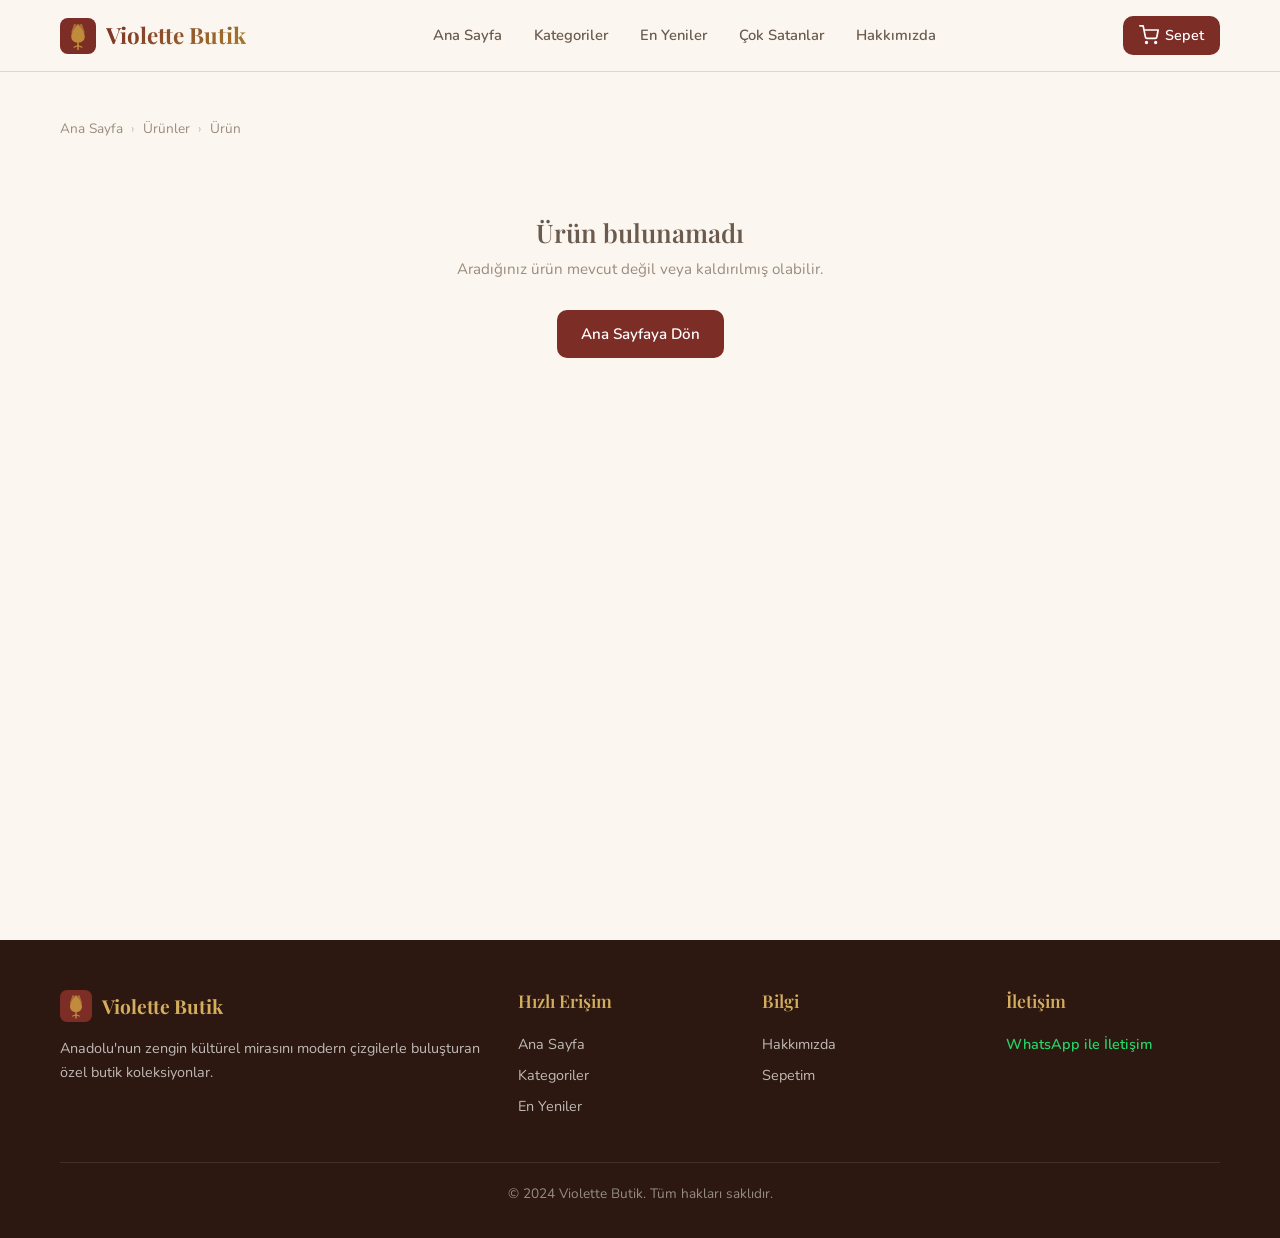
<file: urun.html>
<!DOCTYPE html>
<html lang="tr">
<head>
    <meta charset="UTF-8">
    <meta name="viewport" content="width=device-width, initial-scale=1.0">
    <meta name="description" content="Violette Butik - Ürün Detayı">
    <meta name="theme-color" content="#7B2D26">
    <meta http-equiv="X-Content-Type-Options" content="nosniff">
    <meta http-equiv="X-Frame-Options" content="DENY">
    <title>Ürün Detayı | Violette Butik</title>
    <link rel="icon" href="favicon.svg" type="image/svg+xml">
    <link rel="preconnect" href="https://fonts.googleapis.com">
    <link rel="preconnect" href="https://fonts.gstatic.com" crossorigin>
    <link href="https://fonts.googleapis.com/css2?family=Playfair+Display:wght@400;500;600;700&family=Nunito:wght@300;400;500;600;700&display=swap" rel="stylesheet">
    <link rel="stylesheet" href="css/style.css">
</head>
<body>
    <!-- HEADER -->
    <header class="header">
        <div class="header-inner">
            <a href="index.html" class="logo">
                <img src="favicon.svg" alt="Violette Butik Logo">
                <span>Violette Butik</span>
            </a>
            <nav class="nav-desktop">
                <a href="index.html">Ana Sayfa</a>
                <a href="index.html#kategoriler">Kategoriler</a>
                <a href="index.html#yeni-urunler">En Yeniler</a>
                <a href="index.html#cok-satanlar">Çok Satanlar</a>
                <a href="hakkimizda.html">Hakkımızda</a>
            </nav>
            <div class="header-actions">
                <a href="sepet.html" class="cart-btn">
                    <svg viewBox="0 0 24 24" fill="none" stroke="currentColor" stroke-width="2" stroke-linecap="round" stroke-linejoin="round"><circle cx="9" cy="21" r="1"/><circle cx="20" cy="21" r="1"/><path d="m1 1 4 0 2.68 13.39a2 2 0 0 0 2 1.61h9.72a2 2 0 0 0 2-1.61L23 6H6"/></svg>
                    Sepet
                    <span class="cart-badge" data-count="0"></span>
                </a>
                <button class="hamburger" aria-label="Menü">
                    <span></span><span></span><span></span>
                </button>
            </div>
        </div>
    </header>

    <!-- MOBİL MENÜ -->
    <div class="mobile-nav">
        <div class="mobile-nav-content">
            <a href="index.html">Ana Sayfa</a>
            <a href="index.html#kategoriler">Kategoriler</a>
            <a href="index.html#yeni-urunler">En Yeniler</a>
            <a href="index.html#cok-satanlar">Çok Satanlar</a>
            <a href="hakkimizda.html">Hakkımızda</a>
            <a href="sepet.html">Sepetim</a>
        </div>
    </div>

    <!-- ANA İÇERİK -->
    <main class="page-content">
        <section class="section" style="padding-top:30px;">
            <div class="container">
                <!-- BREADCRUMB -->
                <div class="breadcrumb" id="breadcrumb">
                    <a href="index.html">Ana Sayfa</a>
                    <span class="separator">›</span>
                    <span id="breadcrumb-category">Ürünler</span>
                    <span class="separator">›</span>
                    <span id="breadcrumb-name">Ürün</span>
                </div>

                <!-- ÜRÜN DETAY -->
                <div class="product-detail" id="product-detail">
                    <!-- Galeri -->
                    <div class="product-gallery">
                        <div class="product-gallery-main" id="gallery-main">
                            <div class="placeholder-img" style="width:100%;height:100%;display:flex;align-items:center;justify-content:center;font-size:4rem;">🛍️</div>
                        </div>
                        <div class="product-gallery-thumbs" id="gallery-thumbs"></div>
                    </div>

                    <!-- Bilgi -->
                    <div class="product-info">
                        <div class="product-category-label" id="detail-category"></div>
                        <h1 id="detail-name">Ürün Yükleniyor...</h1>
                        <div class="product-price-block" id="detail-price-block">
                            <span class="price-current" id="detail-price"></span>
                        </div>
                        <div class="product-description" id="detail-description"></div>

                        <div class="quantity-selector">
                            <button type="button" id="qty-minus">−</button>
                            <input type="number" id="qty-input" value="1" min="1" max="99" readonly>
                            <button type="button" id="qty-plus">+</button>
                        </div>

                        <button class="btn-add-cart" id="btn-add-to-cart">
                            <svg viewBox="0 0 24 24" fill="none" stroke="currentColor" stroke-width="2" stroke-linecap="round" stroke-linejoin="round"><circle cx="9" cy="21" r="1"/><circle cx="20" cy="21" r="1"/><path d="m1 1 4 0 2.68 13.39a2 2 0 0 0 2 1.61h9.72a2 2 0 0 0 2-1.61L23 6H6"/></svg>
                            Sepete Ekle
                        </button>
                    </div>
                </div>

                <!-- İLGİLİ ÜRÜNLER -->
                <div class="section" id="related-section" style="display:none;">
                    <div class="section-header">
                        <h2>Benzer Ürünler</h2>
                        <div class="motif-divider"></div>
                    </div>
                    <div class="products-grid" id="related-products"></div>
                </div>

                <!-- ÜRÜN BULUNAMADI -->
                <div class="empty-state" id="product-not-found" style="display:none;">
                    <h3>Ürün bulunamadı</h3>
                    <p>Aradığınız ürün mevcut değil veya kaldırılmış olabilir.</p>
                    <a href="index.html" class="btn btn-primary" style="margin-top:16px;">Ana Sayfaya Dön</a>
                </div>
            </div>
        </section>
    </main>

    <!-- FOOTER -->
    <footer class="footer">
        <div class="container">
            <div class="footer-grid">
                <div class="footer-col">
                    <div class="footer-logo">
                        <img src="favicon.svg" alt="Violette Butik">
                        <span>Violette Butik</span>
                    </div>
                    <p>Anadolu'nun zengin kültürel mirasını modern çizgilerle buluşturan özel butik koleksiyonlar.</p>
                </div>
                <div class="footer-col">
                    <h4>Hızlı Erişim</h4>
                    <a href="index.html">Ana Sayfa</a>
                    <a href="index.html#kategoriler">Kategoriler</a>
                    <a href="index.html#yeni-urunler">En Yeniler</a>
                </div>
                <div class="footer-col">
                    <h4>Bilgi</h4>
                    <a href="hakkimizda.html">Hakkımızda</a>
                    <a href="sepet.html">Sepetim</a>
                </div>
                <div class="footer-col">
                    <h4>İletişim</h4>
                    <a href="https://wa.me/905432105555" target="_blank" rel="noopener noreferrer" style="color: #25D366; font-weight: 600;">WhatsApp ile İletişim</a>
                </div>
            </div>
            <div class="footer-bottom">
                <p>&copy; 2024 Violette Butik. Tüm hakları saklıdır.</p>
            </div>
        </div>
    </footer>

    <script src="js/data.js"></script>
    <script src="js/common.js"></script>
    <script src="js/product.js"></script>
</body>
</html>
</file>
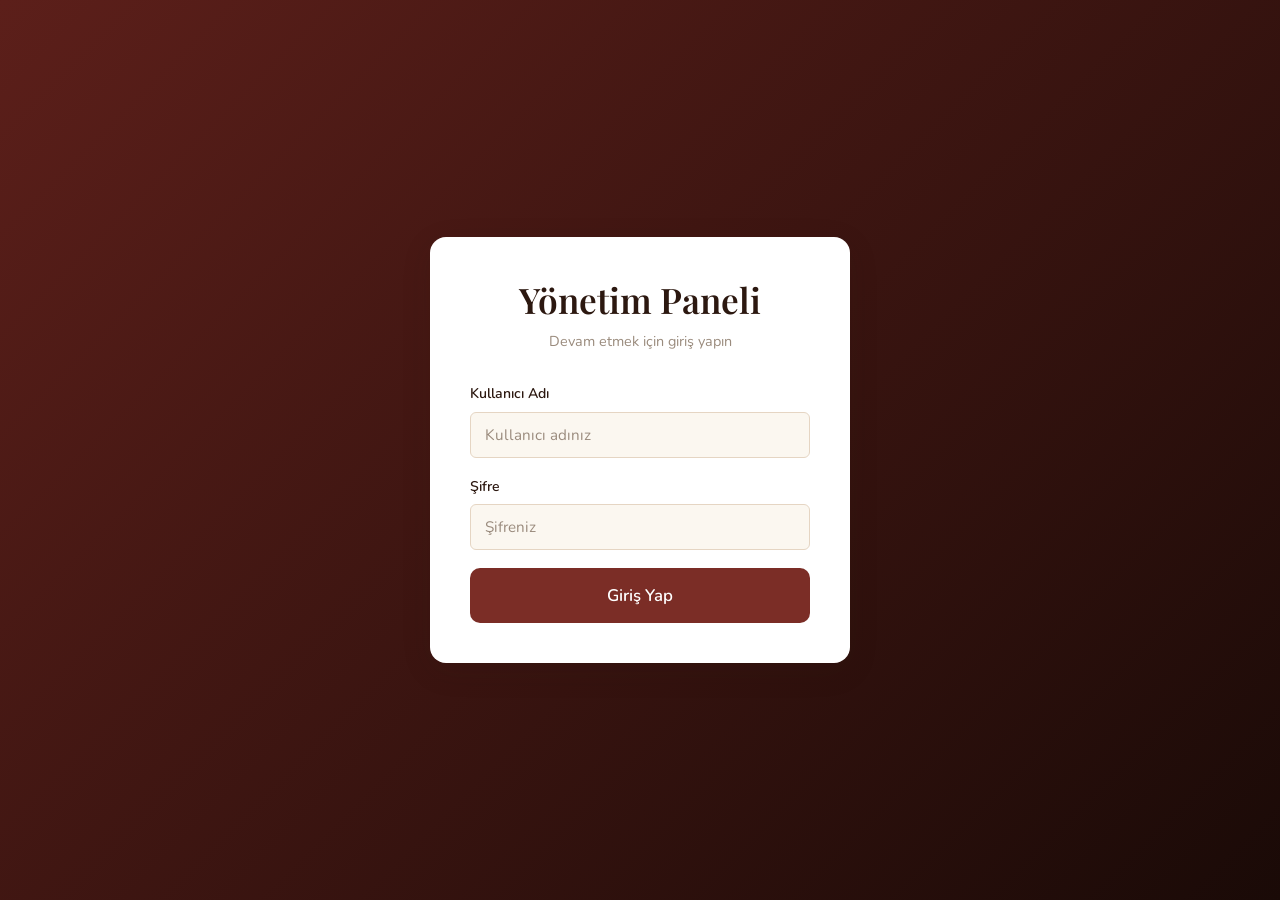
<file: violette-y0netim-p4nel.html>
<!DOCTYPE html>
<html lang="tr">
<head>
    <meta charset="UTF-8">
    <meta name="viewport" content="width=device-width, initial-scale=1.0">
    <meta name="robots" content="noindex, nofollow, noarchive">
    <meta name="theme-color" content="#2C1810">
    <meta http-equiv="X-Content-Type-Options" content="nosniff">
    <meta http-equiv="X-Frame-Options" content="DENY">
    <meta name="referrer" content="no-referrer">
    <title>Yönetim</title>
    <link rel="icon" href="favicon.svg" type="image/svg+xml">
    <link rel="preconnect" href="https://fonts.googleapis.com">
    <link rel="preconnect" href="https://fonts.gstatic.com" crossorigin>
    <link href="https://fonts.googleapis.com/css2?family=Playfair+Display:wght@400;500;600;700&family=Nunito:wght@300;400;500;600;700&display=swap" rel="stylesheet">
    <link rel="stylesheet" href="css/style.css">
</head>
<body>

    <!-- GİRİŞ EKRANI -->
    <div class="admin-login-page" id="admin-login-page">
        <div class="admin-login-card">
            <h2>Yönetim Paneli</h2>
            <p class="subtitle">Devam etmek için giriş yapın</p>

            <!-- GİRİŞ FORMU -->
            <form id="login-form" style="display:none;" autocomplete="off">
                <div class="login-error" id="login-error"></div>
                <div class="form-group">
                    <label>Kullanıcı Adı</label>
                    <input type="text" class="form-input" id="login-username" placeholder="Kullanıcı adınız" maxlength="50" autocomplete="off">
                </div>
                <div class="form-group">
                    <label>Şifre</label>
                    <input type="password" class="form-input" id="login-password" placeholder="Şifreniz" maxlength="100" autocomplete="off">
                </div>
                <button type="submit" class="btn btn-primary btn-block btn-lg">Giriş Yap</button>
            </form>

            <div id="lockout-section" style="display:none;">
                <p class="lockout-msg" id="lockout-msg">Çok fazla hatalı deneme. Lütfen bekleyin...</p>
            </div>
        </div>
    </div>

    <!-- ADMİN DASHBOARD -->
    <div class="admin-dashboard" id="admin-dashboard">
        <!-- MOBİL SİDEBAR TOGGLE -->
        <button class="admin-toggle-sidebar" id="toggle-sidebar" type="button">☰</button>

        <!-- SİDEBAR -->
        <aside class="admin-sidebar" id="admin-sidebar">
            <div class="sidebar-logo">
                <h3>Violette Butik</h3>
                <small>Yönetim Paneli</small>
            </div>
            <nav>
                <a href="#" class="active" data-section="dashboard-section">
                    📊 Dashboard
                </a>
                <a href="#" data-section="products-section">
                    🛍️ Ürünler
                </a>
                <a href="#" data-section="categories-section">
                    🏷️ Kategoriler
                </a>
                <a href="#" data-section="settings-section">
                    ⚙️ Ayarlar
                </a>
                <a href="#" data-section="export-section">
                    📤 Dışa Aktar
                </a>
                <a href="#" id="logout-btn" style="margin-top:20px; color: rgba(255,255,255,0.4);">
                    🚪 Çıkış Yap
                </a>
            </nav>
        </aside>

        <!-- ANA İÇERİK -->
        <main class="admin-main">
            <!-- DASHBOARD -->
            <div class="admin-section active" id="dashboard-section">
                <div class="admin-header">
                    <h1>Dashboard</h1>
                </div>
                <div class="admin-stats">
                    <div class="admin-stat-card">
                        <div class="stat-value" id="stat-products">0</div>
                        <div class="stat-label">Toplam Ürün</div>
                    </div>
                    <div class="admin-stat-card">
                        <div class="stat-value" id="stat-categories">0</div>
                        <div class="stat-label">Kategori</div>
                    </div>
                    <div class="admin-stat-card">
                        <div class="stat-value" id="stat-new">0</div>
                        <div class="stat-label">Yeni Ürün</div>
                    </div>
                    <div class="admin-stat-card">
                        <div class="stat-value" id="stat-sale">0</div>
                        <div class="stat-label">İndirimli</div>
                    </div>
                </div>
                <h3 style="margin-bottom:16px;">Son Eklenen Ürünler</h3>
                <div class="admin-table-wrapper">
                    <table class="admin-table" id="recent-products-table">
                        <thead>
                            <tr>
                                <th>Görsel</th>
                                <th>Ürün Adı</th>
                                <th>Kategori</th>
                                <th>Fiyat</th>
                                <th>İşlem</th>
                            </tr>
                        </thead>
                        <tbody id="recent-products-body"></tbody>
                    </table>
                </div>
            </div>

            <!-- ÜRÜNLER -->
            <div class="admin-section" id="products-section">
                <div class="admin-header">
                    <h1>Ürünler</h1>
                    <button class="btn btn-primary" id="btn-add-product" type="button">+ Yeni Ürün Ekle</button>
                </div>
                <div class="admin-table-wrapper">
                    <table class="admin-table">
                        <thead>
                            <tr>
                                <th>Görsel</th>
                                <th>Ürün Adı</th>
                                <th>Kategori</th>
                                <th>Fiyat</th>
                                <th>İndirimli</th>
                                <th>Durum</th>
                                <th>İşlem</th>
                            </tr>
                        </thead>
                        <tbody id="products-table-body"></tbody>
                    </table>
                </div>
                <div class="empty-state" id="products-empty" style="display:none;">
                    <h3>Henüz ürün eklenmemiş</h3>
                    <p>"Yeni Ürün Ekle" butonuyla ilk ürününüzü ekleyin.</p>
                </div>
            </div>

            <!-- KATEGORİLER -->
            <div class="admin-section" id="categories-section">
                <div class="admin-header">
                    <h1>Kategoriler</h1>
                </div>
                <div style="max-width:500px;">
                    <div class="form-group" style="display:flex;gap:10px;">
                        <input type="text" class="form-input" id="new-category-input" placeholder="Yeni kategori adı" maxlength="50">
                        <button class="btn btn-primary" id="btn-add-category" type="button">Ekle</button>
                    </div>
                    <div id="categories-list" style="margin-top:16px;"></div>
                </div>
            </div>

            <!-- AYARLAR -->
            <div class="admin-section" id="settings-section">
                <div class="admin-header">
                    <h1>Ayarlar</h1>
                </div>
                <div style="max-width:600px;">
                    <div class="form-group">
                        <label>Mağaza Adı</label>
                        <input type="text" class="form-input" id="setting-store-name" maxlength="100">
                    </div>
                    <div class="form-group">
                        <label>Slogan</label>
                        <input type="text" class="form-input" id="setting-tagline" maxlength="200">
                    </div>
                    <div class="form-group">
                        <label>WhatsApp Numara (ülke kodu ile, boşluksuz)</label>
                        <input type="text" class="form-input" id="setting-whatsapp" maxlength="20" placeholder="905XXXXXXXXX">
                    </div>

                    <h3 style="margin:24px 0 16px;">Veritabanı Bağlantısı</h3>
                    <div class="form-group">
                        <label>Firebase Realtime Database URL</label>
                        <input type="url" class="form-input" id="setting-firebase-url" maxlength="200" placeholder="https://proje-adi-default-rtdb.firebaseio.com">
                        <span class="form-hint">Bu alan doldurulduğunda ürünler bulutta saklanır ve tüm ziyaretçilere görünür.</span>
                    </div>
                    <div id="firebase-status" style="margin-bottom:16px;"></div>

                    <h3 style="margin:24px 0 16px;">Hakkımızda İçeriği</h3>
                    <div class="form-group">
                        <label>Hikaye</label>
                        <textarea class="form-input" id="setting-about-story" rows="4"></textarea>
                    </div>
                    <div class="form-group">
                        <label>Misyon</label>
                        <textarea class="form-input" id="setting-about-mission" rows="3"></textarea>
                    </div>
                    <div class="form-group">
                        <label>Vizyon</label>
                        <textarea class="form-input" id="setting-about-vision" rows="3"></textarea>
                    </div>
                    <button class="btn btn-primary" id="btn-save-settings" type="button">Ayarları Kaydet</button>
                </div>
            </div>

            <!-- DIŞA AKTAR -->
            <div class="admin-section" id="export-section">
                <div class="admin-header">
                    <h1>Veriyi Dışa Aktar</h1>
                </div>
                <div style="max-width:600px;">
                    <p style="color:var(--text-light);margin-bottom:20px;">
                        Ürün verilerinizi <strong>data.js</strong> dosyası olarak dışa aktarın. 
                        Bu dosyayı projenizin <code>js/</code> klasörüne koyarak sitenizi güncelleyebilirsiniz.
                    </p>
                    <button class="btn btn-primary btn-lg" id="btn-export" type="button">📥 data.js Olarak İndir</button>
                    <br><br>
                    <h3 style="margin-bottom:12px;">Veri İçe Aktar</h3>
                    <p style="color:var(--text-light);margin-bottom:12px;">Mevcut bir data.js dosyasından veri yükleyin.</p>
                    <input type="file" id="import-file" accept=".js" style="display:none;">
                    <button class="btn btn-secondary" id="btn-import" type="button">📤 data.js Yükle</button>
                </div>
            </div>
        </main>
    </div>

    <!-- ÜRÜN EKLEME/DÜZENLEME MODAL -->
    <div class="modal-overlay" id="product-modal">
        <div class="modal" style="max-width:640px;">
            <div class="modal-header">
                <h3 id="product-modal-title">Yeni Ürün Ekle</h3>
                <button class="modal-close" id="close-product-modal" type="button">&times;</button>
            </div>
            <div class="modal-body">
                <form id="product-form" class="admin-product-form" novalidate>
                    <input type="hidden" id="product-edit-id">
                    <div class="form-group">
                        <label>Ürün Adı <span class="required">*</span></label>
                        <input type="text" class="form-input" id="product-name" placeholder="Ürün adını girin" required maxlength="150">
                    </div>
                    <div class="form-row">
                        <div class="form-group">
                            <label>Kategori <span class="required">*</span></label>
                            <select class="form-input" id="product-category" required>
                                <option value="">Kategori seçin</option>
                            </select>
                        </div>
                        <div class="form-group">
                            <label>Fiyat (₺) <span class="required">*</span></label>
                            <input type="number" class="form-input" id="product-price" placeholder="0.00" required min="0" step="0.01">
                        </div>
                    </div>
                    <div class="form-row">
                        <div class="form-group">
                            <label>İndirimli Fiyat (₺)</label>
                            <input type="number" class="form-input" id="product-discount-price" placeholder="Boş bırakılabilir" min="0" step="0.01">
                            <span class="form-hint">Boş bırakırsanız indirim gösterilmez</span>
                        </div>
                        <div class="form-group" style="display:flex;flex-direction:column;justify-content:center;gap:12px;padding-top:20px;">
                            <label class="checkbox-label">
                                <input type="checkbox" id="product-is-new"> Yeni Ürün
                            </label>
                            <label class="checkbox-label">
                                <input type="checkbox" id="product-is-bestseller"> Çok Satan
                            </label>
                        </div>
                    </div>
                    <div class="form-group">
                        <label>Açıklama</label>
                        <textarea class="form-input" id="product-description" rows="3" placeholder="Ürün açıklaması..." maxlength="1000"></textarea>
                    </div>
                    <div class="form-group">
                        <label>Ürün Görselleri</label>
                        <div class="image-upload-area" id="image-upload-area">
                            <p>📷 Görsel yüklemek için tıklayın veya sürükleyin</p>
                            <p style="font-size:0.8rem;">Maks. 3 görsel, JPEG/PNG/WebP</p>
                        </div>
                        <input type="file" id="image-file-input" accept="image/jpeg,image/png,image/webp" multiple style="display:none;">
                        <div class="image-previews" id="image-previews"></div>
                    </div>
                    <div class="modal-footer" style="padding:0;border:none;margin-top:8px;">
                        <button type="button" class="btn btn-secondary" id="cancel-product-btn">İptal</button>
                        <button type="submit" class="btn btn-primary">Kaydet</button>
                    </div>
                </form>
            </div>
        </div>
    </div>

    <!-- SİLME ONAY MODAL -->
    <div class="modal-overlay" id="delete-modal">
        <div class="modal" style="max-width:400px;">
            <div class="modal-header">
                <h3>Ürünü Sil</h3>
                <button class="modal-close" id="close-delete-modal" type="button">&times;</button>
            </div>
            <div class="modal-body">
                <p>Bu ürünü silmek istediğinize emin misiniz? Bu işlem geri alınamaz.</p>
                <p style="font-weight:600;margin-top:8px;" id="delete-product-name"></p>
            </div>
            <div class="modal-footer">
                <button class="btn btn-secondary" id="cancel-delete-btn" type="button">İptal</button>
                <button class="btn btn-danger" id="confirm-delete-btn" type="button">Evet, Sil</button>
            </div>
        </div>
    </div>

    <script src="js/data.js"></script>
    <script src="js/common.js"></script>
    <script src="js/admin.js"></script>
</body>
</html>
</file>
<file: css/style.css>
/* ============================================
   VIOLETTE BUTIK - ANA STIL DOSYASI
   Anadolu Motifli E-Ticaret Teması
   ============================================ */

/* ===== DEĞİŞKENLER ===== */
:root {
    --primary: #7B2D26;
    --primary-dark: #5C1F1A;
    --primary-light: #A04038;
    --secondary: #C8973E;
    --secondary-light: #D4AD5E;
    --secondary-dark: #A67B2E;
    --accent: #1B4B5A;
    --accent-light: #2A6B7E;
    --bg: #FBF7F0;
    --bg-alt: #F3E9DC;
    --bg-card: #FFFFFF;
    --text: #2C1810;
    --text-light: #6B5B4E;
    --text-muted: #9A8B7D;
    --border: #E5D5C3;
    --success: #2D6A4F;
    --danger: #C1292E;
    --shadow-sm: 0 1px 3px rgba(44,24,16,0.08);
    --shadow-md: 0 4px 12px rgba(44,24,16,0.1);
    --shadow-lg: 0 8px 30px rgba(44,24,16,0.12);
    --radius-sm: 6px;
    --radius-md: 10px;
    --radius-lg: 16px;
    --radius-xl: 24px;
    --transition: 0.3s cubic-bezier(0.4, 0, 0.2, 1);
    --font-heading: 'Playfair Display', Georgia, serif;
    --font-body: 'Nunito', -apple-system, BlinkMacSystemFont, sans-serif;
    --header-height: 72px;
    --container-max: 1200px;
}

/* ===== RESET ===== */
*, *::before, *::after { box-sizing: border-box; margin: 0; padding: 0; }
html { scroll-behavior: smooth; -webkit-text-size-adjust: 100%; font-size: 16px; }
body {
    font-family: var(--font-body);
    background: var(--bg);
    color: var(--text);
    line-height: 1.6;
    min-height: 100vh;
    overflow-x: hidden;
    -webkit-font-smoothing: antialiased;
}
img { max-width: 100%; height: auto; display: block; }
a { color: inherit; text-decoration: none; }
button { cursor: pointer; border: none; background: none; font-family: inherit; }
ul, ol { list-style: none; }
input, textarea, select { font-family: inherit; font-size: inherit; }

/* ===== TİPOGRAFİ ===== */
h1, h2, h3, h4, h5, h6 { font-family: var(--font-heading); font-weight: 600; line-height: 1.3; color: var(--text); }
h1 { font-size: clamp(1.8rem, 4vw, 2.8rem); }
h2 { font-size: clamp(1.5rem, 3vw, 2.2rem); }
h3 { font-size: clamp(1.2rem, 2.5vw, 1.6rem); }
h4 { font-size: 1.1rem; }
p { margin-bottom: 0.8rem; }
.text-center { text-align: center; }
.text-muted { color: var(--text-muted); }

/* ===== LAYOUT ===== */
.container {
    width: 100%;
    max-width: var(--container-max);
    margin: 0 auto;
    padding: 0 20px;
}
.page-content {
    padding-top: var(--header-height);
    min-height: 100vh;
}
.section {
    padding: 60px 0;
}
.section-header {
    text-align: center;
    margin-bottom: 40px;
}
.section-header h2 {
    position: relative;
    display: inline-block;
    padding-bottom: 12px;
}
.section-header h2::after {
    content: '';
    position: absolute;
    bottom: 0;
    left: 50%;
    transform: translateX(-50%);
    width: 60px;
    height: 3px;
    background: linear-gradient(90deg, var(--secondary), var(--primary));
    border-radius: 2px;
}
.section-header p {
    color: var(--text-light);
    margin-top: 10px;
    font-size: 1.05rem;
}

/* ===== TÜRK MOTİFLERİ - DEKORATİF ===== */
.motif-divider {
    height: 24px;
    background-image: url("data:image/svg+xml,%3Csvg xmlns='http://www.w3.org/2000/svg' width='60' height='24' viewBox='0 0 60 24'%3E%3Cpath d='M30 2 L34 10 L30 8 L26 10 Z' fill='%23C8973E'/%3E%3Cpath d='M30 22 L34 14 L30 16 L26 14 Z' fill='%237B2D26'/%3E%3Cpath d='M10 12 L15 8 L15 16 Z' fill='%23C8973E' opacity='0.5'/%3E%3Cpath d='M50 12 L45 8 L45 16 Z' fill='%23C8973E' opacity='0.5'/%3E%3C/svg%3E");
    background-repeat: repeat-x;
    background-position: center;
    opacity: 0.7;
    margin: 10px 0;
}
.motif-border-top {
    border-top: 3px solid var(--border);
    background-image: url("data:image/svg+xml,%3Csvg xmlns='http://www.w3.org/2000/svg' width='40' height='6' viewBox='0 0 40 6'%3E%3Crect x='0' y='0' width='10' height='6' fill='%237B2D26'/%3E%3Crect x='10' y='0' width='10' height='6' fill='%23C8973E'/%3E%3Crect x='20' y='0' width='10' height='6' fill='%237B2D26'/%3E%3Crect x='30' y='0' width='10' height='6' fill='%23C8973E'/%3E%3C/svg%3E");
    background-repeat: repeat-x;
    background-position: top center;
    background-size: 40px 4px;
    padding-top: 12px;
}
.decorative-pattern {
    position: absolute;
    pointer-events: none;
    opacity: 0.06;
    background-image: url("data:image/svg+xml,%3Csvg xmlns='http://www.w3.org/2000/svg' width='80' height='80' viewBox='0 0 80 80'%3E%3Cpath d='M40 8 C36 16 28 24 28 34 C28 42 33 46 40 46 C47 46 52 42 52 34 C52 24 44 16 40 8Z' fill='%237B2D26'/%3E%3Cpath d='M40 46 L40 62' stroke='%237B2D26' stroke-width='2'/%3E%3Cpath d='M34 58 Q40 54 46 58' fill='none' stroke='%237B2D26' stroke-width='1.5'/%3E%3C/svg%3E");
    background-repeat: repeat;
    background-size: 80px 80px;
}

/* ===== HEADER ===== */
.header {
    position: fixed;
    top: 0;
    left: 0;
    right: 0;
    height: var(--header-height);
    background: rgba(251, 247, 240, 0.97);
    backdrop-filter: blur(10px);
    border-bottom: 1px solid var(--border);
    z-index: 1000;
    transition: var(--transition);
}
.header.scrolled {
    box-shadow: var(--shadow-md);
}
.header-inner {
    display: flex;
    align-items: center;
    justify-content: space-between;
    height: 100%;
    max-width: var(--container-max);
    margin: 0 auto;
    padding: 0 20px;
}
.logo {
    display: flex;
    align-items: center;
    gap: 10px;
    font-family: var(--font-heading);
    font-size: 1.4rem;
    font-weight: 700;
    color: var(--primary);
}
.logo img {
    width: 36px;
    height: 36px;
}
.logo span {
    background: linear-gradient(135deg, var(--primary), var(--secondary-dark));
    -webkit-background-clip: text;
    -webkit-text-fill-color: transparent;
    background-clip: text;
}
.nav-desktop {
    display: flex;
    align-items: center;
    gap: 32px;
}
.nav-desktop a {
    font-size: 0.92rem;
    font-weight: 600;
    color: var(--text-light);
    transition: var(--transition);
    position: relative;
    padding: 4px 0;
}
.nav-desktop a::after {
    content: '';
    position: absolute;
    bottom: -2px;
    left: 0;
    width: 0;
    height: 2px;
    background: var(--secondary);
    transition: var(--transition);
}
.nav-desktop a:hover, .nav-desktop a.active {
    color: var(--primary);
}
.nav-desktop a:hover::after, .nav-desktop a.active::after {
    width: 100%;
}
.header-actions {
    display: flex;
    align-items: center;
    gap: 16px;
}
.cart-btn {
    position: relative;
    display: flex;
    align-items: center;
    gap: 6px;
    padding: 8px 16px;
    background: var(--primary);
    color: #fff;
    border-radius: var(--radius-md);
    font-weight: 600;
    font-size: 0.9rem;
    transition: var(--transition);
}
.cart-btn:hover {
    background: var(--primary-dark);
    transform: translateY(-1px);
}
.cart-btn svg {
    width: 20px;
    height: 20px;
}
.cart-badge {
    position: absolute;
    top: -6px;
    right: -6px;
    background: var(--secondary);
    color: #fff;
    font-size: 0.7rem;
    font-weight: 700;
    width: 20px;
    height: 20px;
    border-radius: 50%;
    display: flex;
    align-items: center;
    justify-content: center;
    border: 2px solid var(--bg);
}
.cart-badge:empty, .cart-badge[data-count="0"] { display: none; }

/* ===== MOBİL MENÜ ===== */
.hamburger {
    display: none;
    flex-direction: column;
    gap: 5px;
    padding: 8px;
    z-index: 1010;
}
.hamburger span {
    display: block;
    width: 24px;
    height: 2.5px;
    background: var(--text);
    border-radius: 2px;
    transition: var(--transition);
}
.hamburger.active span:nth-child(1) { transform: rotate(45deg) translate(5px, 5px); }
.hamburger.active span:nth-child(2) { opacity: 0; }
.hamburger.active span:nth-child(3) { transform: rotate(-45deg) translate(5px, -5px); }

.mobile-nav {
    display: none;
    position: fixed;
    top: 0;
    left: 0;
    right: 0;
    bottom: 0;
    background: rgba(44, 24, 16, 0.5);
    z-index: 999;
    opacity: 0;
    visibility: hidden;
    transition: var(--transition);
}
.mobile-nav.active {
    opacity: 1;
    visibility: visible;
}
.mobile-nav-content {
    position: absolute;
    top: 0;
    right: 0;
    width: 280px;
    height: 100%;
    background: var(--bg);
    padding: 80px 24px 24px;
    transform: translateX(100%);
    transition: var(--transition);
    overflow-y: auto;
}
.mobile-nav.active .mobile-nav-content {
    transform: translateX(0);
}
.mobile-nav-content a {
    display: block;
    padding: 14px 0;
    font-size: 1.05rem;
    font-weight: 600;
    color: var(--text);
    border-bottom: 1px solid var(--border);
    transition: var(--transition);
}
.mobile-nav-content a:hover {
    color: var(--primary);
    padding-left: 8px;
}

/* ===== HERO ===== */
.hero {
    position: relative;
    min-height: 520px;
    display: flex;
    align-items: center;
    background: linear-gradient(135deg, var(--primary) 0%, var(--primary-dark) 50%, #3D1510 100%);
    overflow: hidden;
}
.hero .decorative-pattern {
    inset: 0;
    opacity: 0.08;
}
.hero-content {
    position: relative;
    z-index: 2;
    color: #fff;
    text-align: center;
    width: 100%;
    padding: 40px 20px;
}
.hero-content h1 {
    color: #fff;
    font-size: clamp(2rem, 5vw, 3.5rem);
    margin-bottom: 16px;
    text-shadow: 0 2px 20px rgba(0,0,0,0.3);
}
.hero-content .tagline {
    font-family: var(--font-heading);
    font-size: clamp(1rem, 2.5vw, 1.4rem);
    color: var(--secondary-light);
    margin-bottom: 30px;
    font-style: italic;
}
.hero-cta {
    display: inline-flex;
    align-items: center;
    gap: 8px;
    padding: 14px 36px;
    background: var(--secondary);
    color: #fff;
    font-weight: 700;
    font-size: 1rem;
    border-radius: var(--radius-xl);
    transition: var(--transition);
    box-shadow: 0 4px 20px rgba(200,151,62,0.4);
}
.hero-cta:hover {
    background: var(--secondary-dark);
    transform: translateY(-2px);
    box-shadow: 0 6px 25px rgba(200,151,62,0.5);
}
.hero-ornament {
    position: absolute;
    width: 200px;
    height: 200px;
    opacity: 0.1;
}
.hero-ornament.left {
    left: -40px;
    bottom: -40px;
    background: url("data:image/svg+xml,%3Csvg xmlns='http://www.w3.org/2000/svg' viewBox='0 0 200 200'%3E%3Ccircle cx='100' cy='100' r='90' fill='none' stroke='%23C8973E' stroke-width='2'/%3E%3Ccircle cx='100' cy='100' r='60' fill='none' stroke='%23C8973E' stroke-width='1.5'/%3E%3Cpath d='M100 20 L110 50 L140 50 L115 68 L125 98 L100 80 L75 98 L85 68 L60 50 L90 50Z' fill='%23C8973E' opacity='0.5'/%3E%3C/svg%3E") no-repeat center/contain;
}
.hero-ornament.right {
    right: -40px;
    top: -40px;
    background: url("data:image/svg+xml,%3Csvg xmlns='http://www.w3.org/2000/svg' viewBox='0 0 200 200'%3E%3Ccircle cx='100' cy='100' r='90' fill='none' stroke='%23C8973E' stroke-width='2'/%3E%3Ccircle cx='100' cy='100' r='60' fill='none' stroke='%23C8973E' stroke-width='1.5'/%3E%3Cpath d='M100 20 L110 50 L140 50 L115 68 L125 98 L100 80 L75 98 L85 68 L60 50 L90 50Z' fill='%23C8973E' opacity='0.5'/%3E%3C/svg%3E") no-repeat center/contain;
}

/* ===== KATEGORİLER ===== */
.categories-grid {
    display: grid;
    grid-template-columns: repeat(auto-fill, minmax(150px, 1fr));
    gap: 16px;
}
.category-card {
    position: relative;
    text-align: center;
    padding: 28px 16px;
    background: var(--bg-card);
    border-radius: var(--radius-md);
    border: 1px solid var(--border);
    cursor: pointer;
    transition: var(--transition);
    overflow: hidden;
}
.category-card::before {
    content: '';
    position: absolute;
    top: 0;
    left: 0;
    right: 0;
    height: 3px;
    background: linear-gradient(90deg, var(--primary), var(--secondary));
    transform: scaleX(0);
    transition: var(--transition);
}
.category-card:hover::before {
    transform: scaleX(1);
}
.category-card:hover {
    transform: translateY(-4px);
    box-shadow: var(--shadow-md);
    border-color: var(--secondary);
}
.category-card .cat-icon {
    font-size: 2rem;
    margin-bottom: 10px;
    display: block;
}
.category-card .cat-name {
    font-weight: 600;
    font-size: 0.95rem;
    color: var(--text);
}
.category-card .cat-count {
    font-size: 0.8rem;
    color: var(--text-muted);
    margin-top: 4px;
}

/* ===== ÜRÜN KARTLARI ===== */
.products-grid {
    display: grid;
    grid-template-columns: repeat(auto-fill, minmax(260px, 1fr));
    gap: 24px;
}
.product-card {
    background: var(--bg-card);
    border-radius: var(--radius-md);
    overflow: hidden;
    border: 1px solid var(--border);
    transition: var(--transition);
    position: relative;
}
.product-card:hover {
    transform: translateY(-6px);
    box-shadow: var(--shadow-lg);
}
.product-card-image {
    position: relative;
    aspect-ratio: 3/4;
    overflow: hidden;
    background: var(--bg-alt);
}
.product-card-image img {
    width: 100%;
    height: 100%;
    object-fit: cover;
    transition: transform 0.5s ease;
}
.product-card:hover .product-card-image img {
    transform: scale(1.05);
}
.product-card-image .placeholder-img {
    width: 100%;
    height: 100%;
    display: flex;
    align-items: center;
    justify-content: center;
    background: linear-gradient(135deg, var(--bg-alt), var(--border));
    color: var(--text-muted);
    font-size: 3rem;
}
.product-badges {
    position: absolute;
    top: 10px;
    left: 10px;
    display: flex;
    flex-direction: column;
    gap: 6px;
    z-index: 2;
}
.badge {
    display: inline-block;
    padding: 4px 10px;
    font-size: 0.72rem;
    font-weight: 700;
    text-transform: uppercase;
    letter-spacing: 0.5px;
    border-radius: var(--radius-sm);
    color: #fff;
}
.badge-new { background: var(--accent); }
.badge-sale { background: var(--danger); }
.badge-bestseller { background: var(--secondary-dark); }
.product-card-quick {
    position: absolute;
    bottom: 10px;
    right: 10px;
    z-index: 2;
    padding: 10px 16px;
    background: var(--primary);
    color: #fff;
    border-radius: var(--radius-md);
    font-size: 0.85rem;
    font-weight: 600;
    opacity: 0;
    transform: translateY(10px);
    transition: var(--transition);
}
.product-card:hover .product-card-quick {
    opacity: 1;
    transform: translateY(0);
}
.product-card-quick:hover {
    background: var(--primary-dark);
}
.product-card-info {
    padding: 16px;
}
.product-card-category {
    font-size: 0.78rem;
    color: var(--text-muted);
    text-transform: uppercase;
    letter-spacing: 0.5px;
    margin-bottom: 6px;
}
.product-card-name {
    font-family: var(--font-heading);
    font-size: 1.05rem;
    font-weight: 600;
    margin-bottom: 8px;
    display: -webkit-box;
    -webkit-line-clamp: 2;
    line-clamp: 2;
    -webkit-box-orient: vertical;
    overflow: hidden;
}
.product-card-name a:hover {
    color: var(--primary);
}
.product-card-price {
    display: flex;
    align-items: center;
    gap: 8px;
    flex-wrap: wrap;
}
.price-current {
    font-size: 1.15rem;
    font-weight: 700;
    color: var(--primary);
}
.price-original {
    font-size: 0.9rem;
    color: var(--text-muted);
    text-decoration: line-through;
}
.price-discount-pct {
    font-size: 0.75rem;
    font-weight: 700;
    color: var(--danger);
    background: rgba(193, 41, 46, 0.1);
    padding: 2px 6px;
    border-radius: 4px;
}

/* ===== ÜRÜN DETAY ===== */
.product-detail {
    display: grid;
    grid-template-columns: 1fr 1fr;
    gap: 40px;
    align-items: start;
}
.product-gallery {
    position: sticky;
    top: calc(var(--header-height) + 20px);
}
.product-gallery-main {
    aspect-ratio: 3/4;
    border-radius: var(--radius-md);
    overflow: hidden;
    background: var(--bg-alt);
    margin-bottom: 12px;
}
.product-gallery-main img {
    width: 100%;
    height: 100%;
    object-fit: cover;
}
.product-gallery-thumbs {
    display: flex;
    gap: 8px;
    overflow-x: auto;
}
.product-gallery-thumbs img {
    width: 70px;
    height: 90px;
    object-fit: cover;
    border-radius: var(--radius-sm);
    cursor: pointer;
    border: 2px solid transparent;
    transition: var(--transition);
    flex-shrink: 0;
}
.product-gallery-thumbs img.active, .product-gallery-thumbs img:hover {
    border-color: var(--primary);
}
.product-info { padding-top: 10px; }
.product-info .product-category-label {
    font-size: 0.85rem;
    color: var(--secondary-dark);
    text-transform: uppercase;
    letter-spacing: 1px;
    font-weight: 600;
    margin-bottom: 8px;
}
.product-info h1 {
    margin-bottom: 16px;
}
.product-price-block {
    display: flex;
    align-items: baseline;
    gap: 12px;
    margin-bottom: 20px;
    padding-bottom: 20px;
    border-bottom: 1px solid var(--border);
}
.product-price-block .price-current {
    font-size: 1.8rem;
}
.product-price-block .price-original {
    font-size: 1.1rem;
}
.product-description {
    color: var(--text-light);
    margin-bottom: 24px;
    line-height: 1.8;
}
.quantity-selector {
    display: flex;
    align-items: center;
    gap: 0;
    margin-bottom: 20px;
}
.quantity-selector button {
    width: 40px;
    height: 40px;
    display: flex;
    align-items: center;
    justify-content: center;
    background: var(--bg-alt);
    border: 1px solid var(--border);
    font-size: 1.2rem;
    font-weight: 600;
    transition: var(--transition);
}
.quantity-selector button:first-child { border-radius: var(--radius-sm) 0 0 var(--radius-sm); }
.quantity-selector button:last-child { border-radius: 0 var(--radius-sm) var(--radius-sm) 0; }
.quantity-selector button:hover { background: var(--border); }
.quantity-selector input {
    width: 50px;
    height: 40px;
    text-align: center;
    border: 1px solid var(--border);
    border-left: none;
    border-right: none;
    font-weight: 600;
    background: var(--bg-card);
    -moz-appearance: textfield;
    appearance: textfield;
}
.quantity-selector input::-webkit-outer-spin-button,
.quantity-selector input::-webkit-inner-spin-button { -webkit-appearance: none; appearance: none; }
.btn-add-cart {
    width: 100%;
    padding: 16px 24px;
    background: var(--primary);
    color: #fff;
    font-size: 1.05rem;
    font-weight: 700;
    border-radius: var(--radius-md);
    transition: var(--transition);
    display: flex;
    align-items: center;
    justify-content: center;
    gap: 10px;
}
.btn-add-cart:hover {
    background: var(--primary-dark);
    transform: translateY(-2px);
    box-shadow: 0 4px 15px rgba(123,45,38,0.3);
}
.btn-add-cart svg { width: 22px; height: 22px; }

/* ===== SEPET ===== */
.cart-page { padding: 30px 0 60px; }
.cart-empty {
    text-align: center;
    padding: 80px 20px;
}
.cart-empty svg { width: 80px; height: 80px; color: var(--text-muted); margin-bottom: 20px; }
.cart-empty h2 { margin-bottom: 10px; }
.cart-empty p { color: var(--text-light); margin-bottom: 24px; }
.cart-layout {
    display: grid;
    grid-template-columns: 1fr 360px;
    gap: 30px;
    align-items: start;
}
.cart-items { display: flex; flex-direction: column; gap: 16px; }
.cart-item {
    display: grid;
    grid-template-columns: 90px 1fr auto;
    gap: 16px;
    padding: 16px;
    background: var(--bg-card);
    border-radius: var(--radius-md);
    border: 1px solid var(--border);
    align-items: center;
}
.cart-item-img {
    width: 90px;
    height: 110px;
    border-radius: var(--radius-sm);
    overflow: hidden;
    background: var(--bg-alt);
}
.cart-item-img img { width: 100%; height: 100%; object-fit: cover; }
.cart-item-details h4 { margin-bottom: 4px; }
.cart-item-details .item-category { font-size: 0.8rem; color: var(--text-muted); margin-bottom: 8px; }
.cart-item-details .item-price { font-weight: 700; color: var(--primary); }
.cart-item-actions {
    display: flex;
    flex-direction: column;
    align-items: flex-end;
    gap: 10px;
}
.cart-item-remove {
    color: var(--text-muted);
    font-size: 0.85rem;
    transition: var(--transition);
}
.cart-item-remove:hover { color: var(--danger); }
.cart-summary {
    background: var(--bg-card);
    border-radius: var(--radius-md);
    border: 1px solid var(--border);
    padding: 24px;
    position: sticky;
    top: calc(var(--header-height) + 20px);
}
.cart-summary h3 { margin-bottom: 20px; padding-bottom: 12px; border-bottom: 1px solid var(--border); }
.cart-summary-row {
    display: flex;
    justify-content: space-between;
    padding: 8px 0;
    font-size: 0.95rem;
}
.cart-summary-row.total {
    font-size: 1.2rem;
    font-weight: 700;
    color: var(--primary);
    border-top: 2px solid var(--border);
    margin-top: 12px;
    padding-top: 16px;
}
.btn-checkout {
    width: 100%;
    margin-top: 20px;
    padding: 16px;
    background: var(--success);
    color: #fff;
    font-size: 1.05rem;
    font-weight: 700;
    border-radius: var(--radius-md);
    transition: var(--transition);
    display: flex;
    align-items: center;
    justify-content: center;
    gap: 8px;
}
.btn-checkout:hover {
    background: #245A42;
    transform: translateY(-2px);
}

/* ===== HAKKIMIZDA ===== */
.about-hero {
    position: relative;
    padding: 80px 20px;
    background: linear-gradient(135deg, var(--primary), var(--primary-dark));
    color: #fff;
    text-align: center;
    overflow: hidden;
}
.about-hero h1 { color: #fff; margin-bottom: 12px; }
.about-hero p { color: var(--secondary-light); font-size: 1.1rem; }
.about-section {
    padding: 50px 0;
}
.about-grid {
    display: grid;
    grid-template-columns: 1fr 1fr;
    gap: 40px;
    align-items: center;
}
.about-text h2 {
    margin-bottom: 16px;
    color: var(--primary);
}
.about-text p {
    color: var(--text-light);
    line-height: 1.8;
}
.about-values {
    display: grid;
    grid-template-columns: 1fr 1fr;
    gap: 20px;
    margin-top: 30px;
}
.about-value-card {
    padding: 24px;
    background: var(--bg-card);
    border-radius: var(--radius-md);
    border: 1px solid var(--border);
    text-align: center;
    transition: var(--transition);
}
.about-value-card:hover {
    transform: translateY(-4px);
    box-shadow: var(--shadow-md);
}
.about-value-card .value-icon {
    font-size: 2rem;
    margin-bottom: 12px;
    display: block;
}
.about-value-card h4 { margin-bottom: 8px; }
.about-value-card p { font-size: 0.9rem; color: var(--text-light); margin-bottom: 0; }
.about-image-block {
    border-radius: var(--radius-lg);
    overflow: hidden;
    background: linear-gradient(135deg, var(--bg-alt), var(--border));
    aspect-ratio: 4/3;
    display: flex;
    align-items: center;
    justify-content: center;
}
.about-image-block .about-pattern {
    width: 100%;
    height: 100%;
    background-image: url("data:image/svg+xml,%3Csvg xmlns='http://www.w3.org/2000/svg' width='100' height='100' viewBox='0 0 100 100'%3E%3Cpath d='M50 10 C45 20 35 30 35 42 C35 52 42 58 50 58 C58 58 65 52 65 42 C65 30 55 20 50 10Z' fill='%237B2D26' opacity='0.15'/%3E%3Cpath d='M50 58 L50 78' stroke='%237B2D26' opacity='0.15' stroke-width='2'/%3E%3Cpath d='M42 72 Q50 66 58 72' fill='none' stroke='%237B2D26' opacity='0.15' stroke-width='1.5'/%3E%3C/svg%3E");
    background-repeat: repeat;
}

/* ===== MODAL ===== */
.modal-overlay {
    position: fixed;
    inset: 0;
    background: rgba(44, 24, 16, 0.6);
    backdrop-filter: blur(4px);
    z-index: 2000;
    display: flex;
    align-items: center;
    justify-content: center;
    padding: 20px;
    opacity: 0;
    visibility: hidden;
    transition: var(--transition);
}
.modal-overlay.active {
    opacity: 1;
    visibility: visible;
}
.modal {
    background: var(--bg-card);
    border-radius: var(--radius-lg);
    width: 100%;
    max-width: 520px;
    max-height: 90vh;
    overflow-y: auto;
    transform: scale(0.95) translateY(10px);
    transition: var(--transition);
}
.modal-overlay.active .modal {
    transform: scale(1) translateY(0);
}
.modal-header {
    display: flex;
    align-items: center;
    justify-content: space-between;
    padding: 20px 24px;
    border-bottom: 1px solid var(--border);
}
.modal-header h3 { margin: 0; }
.modal-close {
    width: 32px;
    height: 32px;
    display: flex;
    align-items: center;
    justify-content: center;
    border-radius: 50%;
    font-size: 1.3rem;
    color: var(--text-muted);
    transition: var(--transition);
}
.modal-close:hover { background: var(--bg-alt); color: var(--text); }
.modal-body { padding: 24px; }
.modal-footer {
    padding: 16px 24px;
    border-top: 1px solid var(--border);
    display: flex;
    gap: 12px;
    justify-content: flex-end;
}

/* ===== FORMLAR ===== */
.form-group {
    margin-bottom: 18px;
}
.form-group label {
    display: block;
    font-size: 0.88rem;
    font-weight: 600;
    margin-bottom: 6px;
    color: var(--text);
}
.form-group label .required {
    color: var(--danger);
}
.form-input {
    width: 100%;
    padding: 12px 14px;
    border: 1.5px solid var(--border);
    border-radius: var(--radius-sm);
    background: var(--bg);
    transition: var(--transition);
    font-size: 0.95rem;
    color: var(--text);
}
.form-input:focus {
    outline: none;
    border-color: var(--primary);
    box-shadow: 0 0 0 3px rgba(123, 45, 38, 0.1);
}
.form-input::placeholder { color: var(--text-muted); }
textarea.form-input { resize: vertical; min-height: 80px; }
select.form-input {
    -webkit-appearance: none;
    -moz-appearance: none;
    appearance: none;
    background-image: url("data:image/svg+xml,%3Csvg xmlns='http://www.w3.org/2000/svg' width='12' height='8' viewBox='0 0 12 8'%3E%3Cpath d='M1 1 L6 6 L11 1' stroke='%236B5B4E' stroke-width='2' fill='none'/%3E%3C/svg%3E");
    background-repeat: no-repeat;
    background-position: right 12px center;
    padding-right: 36px;
}
.form-row {
    display: grid;
    grid-template-columns: 1fr 1fr;
    gap: 16px;
}
.form-hint {
    font-size: 0.78rem;
    color: var(--text-muted);
    margin-top: 4px;
}

/* ===== BUTONLAR ===== */
.btn {
    display: inline-flex;
    align-items: center;
    justify-content: center;
    gap: 8px;
    padding: 12px 24px;
    font-weight: 600;
    font-size: 0.95rem;
    border-radius: var(--radius-md);
    transition: var(--transition);
    white-space: nowrap;
}
.btn-primary { background: var(--primary); color: #fff; }
.btn-primary:hover { background: var(--primary-dark); transform: translateY(-1px); }
.btn-secondary { background: var(--bg-alt); color: var(--text); border: 1px solid var(--border); }
.btn-secondary:hover { background: var(--border); }
.btn-success { background: var(--success); color: #fff; }
.btn-success:hover { background: #245A42; }
.btn-danger { background: var(--danger); color: #fff; }
.btn-danger:hover { background: #A12024; }
.btn-outline {
    background: transparent;
    border: 2px solid var(--primary);
    color: var(--primary);
}
.btn-outline:hover { background: var(--primary); color: #fff; }
.btn-sm { padding: 8px 16px; font-size: 0.85rem; }
.btn-lg { padding: 16px 32px; font-size: 1.05rem; }
.btn-block { width: 100%; }

/* ===== TOAST BİLDİRİMLER ===== */
.toast-container {
    position: fixed;
    top: calc(var(--header-height) + 12px);
    right: 16px;
    z-index: 3000;
    display: flex;
    flex-direction: column;
    gap: 8px;
}
.toast {
    padding: 14px 20px;
    background: var(--text);
    color: #fff;
    border-radius: var(--radius-md);
    font-size: 0.9rem;
    font-weight: 500;
    box-shadow: var(--shadow-lg);
    transform: translateX(120%);
    transition: var(--transition);
    max-width: 340px;
    display: flex;
    align-items: center;
    gap: 10px;
}
.toast.show { transform: translateX(0); }
.toast.success { background: var(--success); }
.toast.error { background: var(--danger); }

/* ===== FOOTER ===== */
.footer {
    background: var(--text);
    color: #fff;
    padding: 50px 0 0;
    margin-top: 40px;
}
.footer-grid {
    display: grid;
    grid-template-columns: 2fr 1fr 1fr 1fr;
    gap: 30px;
    padding-bottom: 40px;
    border-bottom: 1px solid rgba(255,255,255,0.1);
}
.footer-col h4 {
    color: var(--secondary-light);
    font-family: var(--font-heading);
    margin-bottom: 16px;
    font-size: 1.1rem;
}
.footer-col p {
    color: rgba(255,255,255,0.7);
    font-size: 0.9rem;
    line-height: 1.7;
}
.footer-col a {
    display: block;
    color: rgba(255,255,255,0.7);
    font-size: 0.9rem;
    padding: 4px 0;
    transition: var(--transition);
}
.footer-col a:hover {
    color: var(--secondary-light);
    padding-left: 6px;
}
.footer-logo {
    display: flex;
    align-items: center;
    gap: 10px;
    margin-bottom: 14px;
}
.footer-logo img { width: 32px; height: 32px; }
.footer-logo span {
    font-family: var(--font-heading);
    font-size: 1.2rem;
    font-weight: 700;
    color: var(--secondary-light);
}
.footer-bottom {
    padding: 20px 0;
    text-align: center;
    font-size: 0.85rem;
    color: rgba(255,255,255,0.5);
}

/* ===== ADMİN PANELİ ===== */
.admin-login-page {
    min-height: 100vh;
    display: flex;
    align-items: center;
    justify-content: center;
    background: linear-gradient(135deg, var(--primary-dark), #1a0a07);
    padding: 20px;
}
.admin-login-card {
    background: var(--bg-card);
    border-radius: var(--radius-lg);
    padding: 40px;
    width: 100%;
    max-width: 420px;
    box-shadow: var(--shadow-lg);
}
.admin-login-card h2 {
    text-align: center;
    margin-bottom: 8px;
}
.admin-login-card .subtitle {
    text-align: center;
    color: var(--text-muted);
    font-size: 0.9rem;
    margin-bottom: 30px;
}
.admin-login-card .login-error {
    background: rgba(193,41,46,0.1);
    color: var(--danger);
    padding: 10px 14px;
    border-radius: var(--radius-sm);
    font-size: 0.85rem;
    margin-bottom: 16px;
    display: none;
}
.admin-login-card .login-error.show { display: block; }
.admin-login-card .lockout-msg {
    text-align: center;
    color: var(--danger);
    font-weight: 600;
    padding: 20px;
}
.admin-dashboard {
    display: none;
}
.admin-dashboard.active { display: block; }
.admin-sidebar {
    position: fixed;
    top: 0;
    left: 0;
    width: 240px;
    height: 100%;
    background: var(--text);
    color: #fff;
    padding: 20px 0;
    z-index: 100;
    overflow-y: auto;
}
.admin-sidebar .sidebar-logo {
    padding: 0 20px 20px;
    border-bottom: 1px solid rgba(255,255,255,0.1);
    margin-bottom: 16px;
}
.admin-sidebar .sidebar-logo h3 {
    color: var(--secondary-light);
    font-size: 1rem;
}
.admin-sidebar .sidebar-logo small {
    color: rgba(255,255,255,0.5);
    font-size: 0.75rem;
}
.admin-sidebar nav a {
    display: flex;
    align-items: center;
    gap: 10px;
    padding: 12px 20px;
    color: rgba(255,255,255,0.7);
    font-size: 0.9rem;
    transition: var(--transition);
}
.admin-sidebar nav a:hover, .admin-sidebar nav a.active {
    color: #fff;
    background: rgba(255,255,255,0.1);
}
.admin-sidebar nav a svg { width: 18px; height: 18px; }
.admin-main {
    margin-left: 240px;
    padding: 24px;
    min-height: 100vh;
    background: var(--bg);
}
.admin-header {
    display: flex;
    align-items: center;
    justify-content: space-between;
    margin-bottom: 24px;
    flex-wrap: wrap;
    gap: 12px;
}
.admin-header h1 { font-size: 1.6rem; }
.admin-table-wrapper {
    overflow-x: auto;
    background: var(--bg-card);
    border-radius: var(--radius-md);
    border: 1px solid var(--border);
}
.admin-table {
    width: 100%;
    border-collapse: collapse;
}
.admin-table th {
    background: var(--bg-alt);
    padding: 12px 16px;
    text-align: left;
    font-size: 0.82rem;
    font-weight: 700;
    text-transform: uppercase;
    letter-spacing: 0.5px;
    color: var(--text-light);
    border-bottom: 2px solid var(--border);
    white-space: nowrap;
}
.admin-table td {
    padding: 12px 16px;
    border-bottom: 1px solid var(--border);
    font-size: 0.9rem;
    vertical-align: middle;
}
.admin-table tr:last-child td { border-bottom: none; }
.admin-table tr:hover td { background: rgba(243, 233, 220, 0.4); }
.admin-table .product-thumb {
    width: 50px;
    height: 60px;
    object-fit: cover;
    border-radius: 4px;
    background: var(--bg-alt);
}
.admin-table .actions {
    display: flex;
    gap: 8px;
}
.admin-table .actions button {
    padding: 6px 10px;
    font-size: 0.8rem;
    border-radius: 4px;
}
.admin-stats {
    display: grid;
    grid-template-columns: repeat(auto-fit, minmax(200px, 1fr));
    gap: 16px;
    margin-bottom: 24px;
}
.admin-stat-card {
    background: var(--bg-card);
    padding: 20px;
    border-radius: var(--radius-md);
    border: 1px solid var(--border);
}
.admin-stat-card .stat-value {
    font-size: 2rem;
    font-weight: 700;
    color: var(--primary);
    font-family: var(--font-heading);
}
.admin-stat-card .stat-label {
    font-size: 0.85rem;
    color: var(--text-muted);
    margin-top: 4px;
}
.admin-section { display: none; }
.admin-section.active { display: block; }

.admin-product-form .image-upload-area {
    border: 2px dashed var(--border);
    border-radius: var(--radius-md);
    padding: 30px;
    text-align: center;
    cursor: pointer;
    transition: var(--transition);
    background: var(--bg);
}
.admin-product-form .image-upload-area:hover {
    border-color: var(--primary);
    background: rgba(123,45,38,0.03);
}
.admin-product-form .image-upload-area p {
    color: var(--text-muted);
    font-size: 0.9rem;
}
.admin-product-form .image-previews {
    display: flex;
    gap: 10px;
    flex-wrap: wrap;
    margin-top: 12px;
}
.admin-product-form .image-preview-item {
    position: relative;
    width: 80px;
    height: 100px;
    border-radius: var(--radius-sm);
    overflow: hidden;
}
.admin-product-form .image-preview-item img {
    width: 100%;
    height: 100%;
    object-fit: cover;
}
.admin-product-form .image-preview-item .remove-img {
    position: absolute;
    top: 2px;
    right: 2px;
    width: 20px;
    height: 20px;
    background: var(--danger);
    color: #fff;
    border-radius: 50%;
    font-size: 0.7rem;
    display: flex;
    align-items: center;
    justify-content: center;
}

/* ===== EMPTY STATES ===== */
.empty-state {
    text-align: center;
    padding: 60px 20px;
    color: var(--text-muted);
}
.empty-state svg {
    width: 64px;
    height: 64px;
    margin-bottom: 16px;
    opacity: 0.5;
}
.empty-state h3 { margin-bottom: 8px; color: var(--text-light); }
.empty-state p { font-size: 0.95rem; }

/* ===== LOADING ===== */
.skeleton {
    background: linear-gradient(90deg, var(--bg-alt) 25%, var(--bg) 50%, var(--bg-alt) 75%);
    background-size: 200% 100%;
    animation: skeleton-loading 1.5s infinite;
    border-radius: var(--radius-sm);
}
@keyframes skeleton-loading {
    0% { background-position: 200% 0; }
    100% { background-position: -200% 0; }
}

/* ===== ANİMASYONLAR ===== */
@keyframes fadeInUp {
    from { opacity: 0; transform: translateY(20px); }
    to { opacity: 1; transform: translateY(0); }
}
@keyframes fadeIn {
    from { opacity: 0; }
    to { opacity: 1; }
}
@keyframes scaleIn {
    from { transform: scale(0.8); opacity: 0; }
    to { transform: scale(1); opacity: 1; }
}
@keyframes cartBounce {
    0%, 100% { transform: scale(1); }
    50% { transform: scale(1.2); }
}
.animate-in {
    animation: fadeInUp 0.5s ease forwards;
    opacity: 0;
}
.cart-bounce { animation: cartBounce 0.3s ease; }

/* ===== BREADCRUMB ===== */
.breadcrumb {
    display: flex;
    align-items: center;
    gap: 8px;
    padding: 16px 0;
    font-size: 0.85rem;
    color: var(--text-muted);
}
.breadcrumb a:hover { color: var(--primary); }
.breadcrumb .separator { opacity: 0.5; }

/* ===== RESPONSIVE ===== */
@media (max-width: 1024px) {
    .product-detail { grid-template-columns: 1fr; gap: 24px; }
    .product-gallery { position: static; }
    .cart-layout { grid-template-columns: 1fr; }
    .cart-summary { position: static; }
    .footer-grid { grid-template-columns: 1fr 1fr; }
    .about-grid { grid-template-columns: 1fr; }
    .admin-sidebar { width: 200px; }
    .admin-main { margin-left: 200px; }
}

@media (max-width: 768px) {
    :root { --header-height: 60px; }
    .nav-desktop { display: none; }
    .hamburger { display: flex; }
    .mobile-nav { display: block; }
    .hero { min-height: 400px; }
    .hero-content h1 { font-size: 1.8rem; }
    .section { padding: 40px 0; }
    .products-grid { grid-template-columns: repeat(auto-fill, minmax(170px, 1fr)); gap: 14px; }
    .product-card-info { padding: 12px; }
    .product-card-name { font-size: 0.92rem; }
    .price-current { font-size: 1rem; }
    .categories-grid { grid-template-columns: repeat(auto-fill, minmax(120px, 1fr)); gap: 10px; }
    .category-card { padding: 20px 12px; }
    .cart-item { grid-template-columns: 70px 1fr; gap: 12px; }
    .cart-item-actions { flex-direction: row; align-items: center; grid-column: 1 / -1; justify-content: space-between; }
    .footer-grid { grid-template-columns: 1fr; gap: 24px; }
    .about-values { grid-template-columns: 1fr; }
    .form-row { grid-template-columns: 1fr; }
    .modal { margin: 10px; max-height: 95vh; }

    /* Admin mobil */
    .admin-sidebar {
        transform: translateX(-100%);
        transition: var(--transition);
        width: 240px;
    }
    .admin-sidebar.open { transform: translateX(0); }
    .admin-main { margin-left: 0; }
    .admin-toggle-sidebar {
        display: flex !important;
    }
}

@media (max-width: 480px) {
    .container { padding: 0 14px; }
    .hero { min-height: 340px; }
    .hero-content h1 { font-size: 1.5rem; }
    .hero-cta { padding: 12px 28px; font-size: 0.9rem; }
    .products-grid { grid-template-columns: repeat(2, 1fr); gap: 10px; }
    .product-card-info { padding: 10px; }
    .product-card-quick { display: none; }
    .product-card-name { font-size: 0.85rem; }
    .price-current { font-size: 0.95rem; }
    .price-original { font-size: 0.78rem; }
    .section-header { margin-bottom: 24px; }
    .cart-item-img { width: 70px; height: 85px; }
    .quantity-selector button { width: 34px; height: 34px; }
    .quantity-selector input { width: 42px; height: 34px; }
    .btn-add-cart { padding: 14px 20px; }
    .admin-stat-card .stat-value { font-size: 1.5rem; }
}

/* ===== ADMIN TOGGLE SIDEBAR BUTTON ===== */
.admin-toggle-sidebar {
    display: none;
    position: fixed;
    top: 12px;
    left: 12px;
    z-index: 110;
    background: var(--primary);
    color: #fff;
    width: 40px;
    height: 40px;
    border-radius: var(--radius-sm);
    align-items: center;
    justify-content: center;
    box-shadow: var(--shadow-md);
}

/* ===== SCROLLBAR ===== */
::-webkit-scrollbar { width: 8px; }
::-webkit-scrollbar-track { background: var(--bg-alt); }
::-webkit-scrollbar-thumb { background: var(--border); border-radius: 4px; }
::-webkit-scrollbar-thumb:hover { background: var(--text-muted); }

/* ===== SEÇİM RENK ===== */
::selection { background: var(--secondary-light); color: #fff; }

/* ===== CHECKBOX / TOGGLE ===== */
.checkbox-label {
    display: flex;
    align-items: center;
    gap: 8px;
    cursor: pointer;
    font-size: 0.9rem;
}
.checkbox-label input[type="checkbox"] {
    width: 18px;
    height: 18px;
    accent-color: var(--primary);
    cursor: pointer;
}

/* ===== WHATSAPP ADRES FORMU ===== */
.address-form .form-group:last-of-type { margin-bottom: 0; }
.whatsapp-btn {
    width: 100%;
    padding: 16px;
    background: #25D366;
    color: #fff;
    font-size: 1.05rem;
    font-weight: 700;
    border-radius: var(--radius-md);
    transition: var(--transition);
    display: flex;
    align-items: center;
    justify-content: center;
    gap: 10px;
    margin-top: 16px;
}
.whatsapp-btn:hover {
    background: #1DA851;
    transform: translateY(-2px);
}
.whatsapp-btn svg { width: 24px; height: 24px; }

/* ===== PRINT ===== */
@media print {
    .header, .footer, .cart-btn, .hamburger, .mobile-nav { display: none !important; }
    .page-content { padding-top: 0; }
}
</file>
